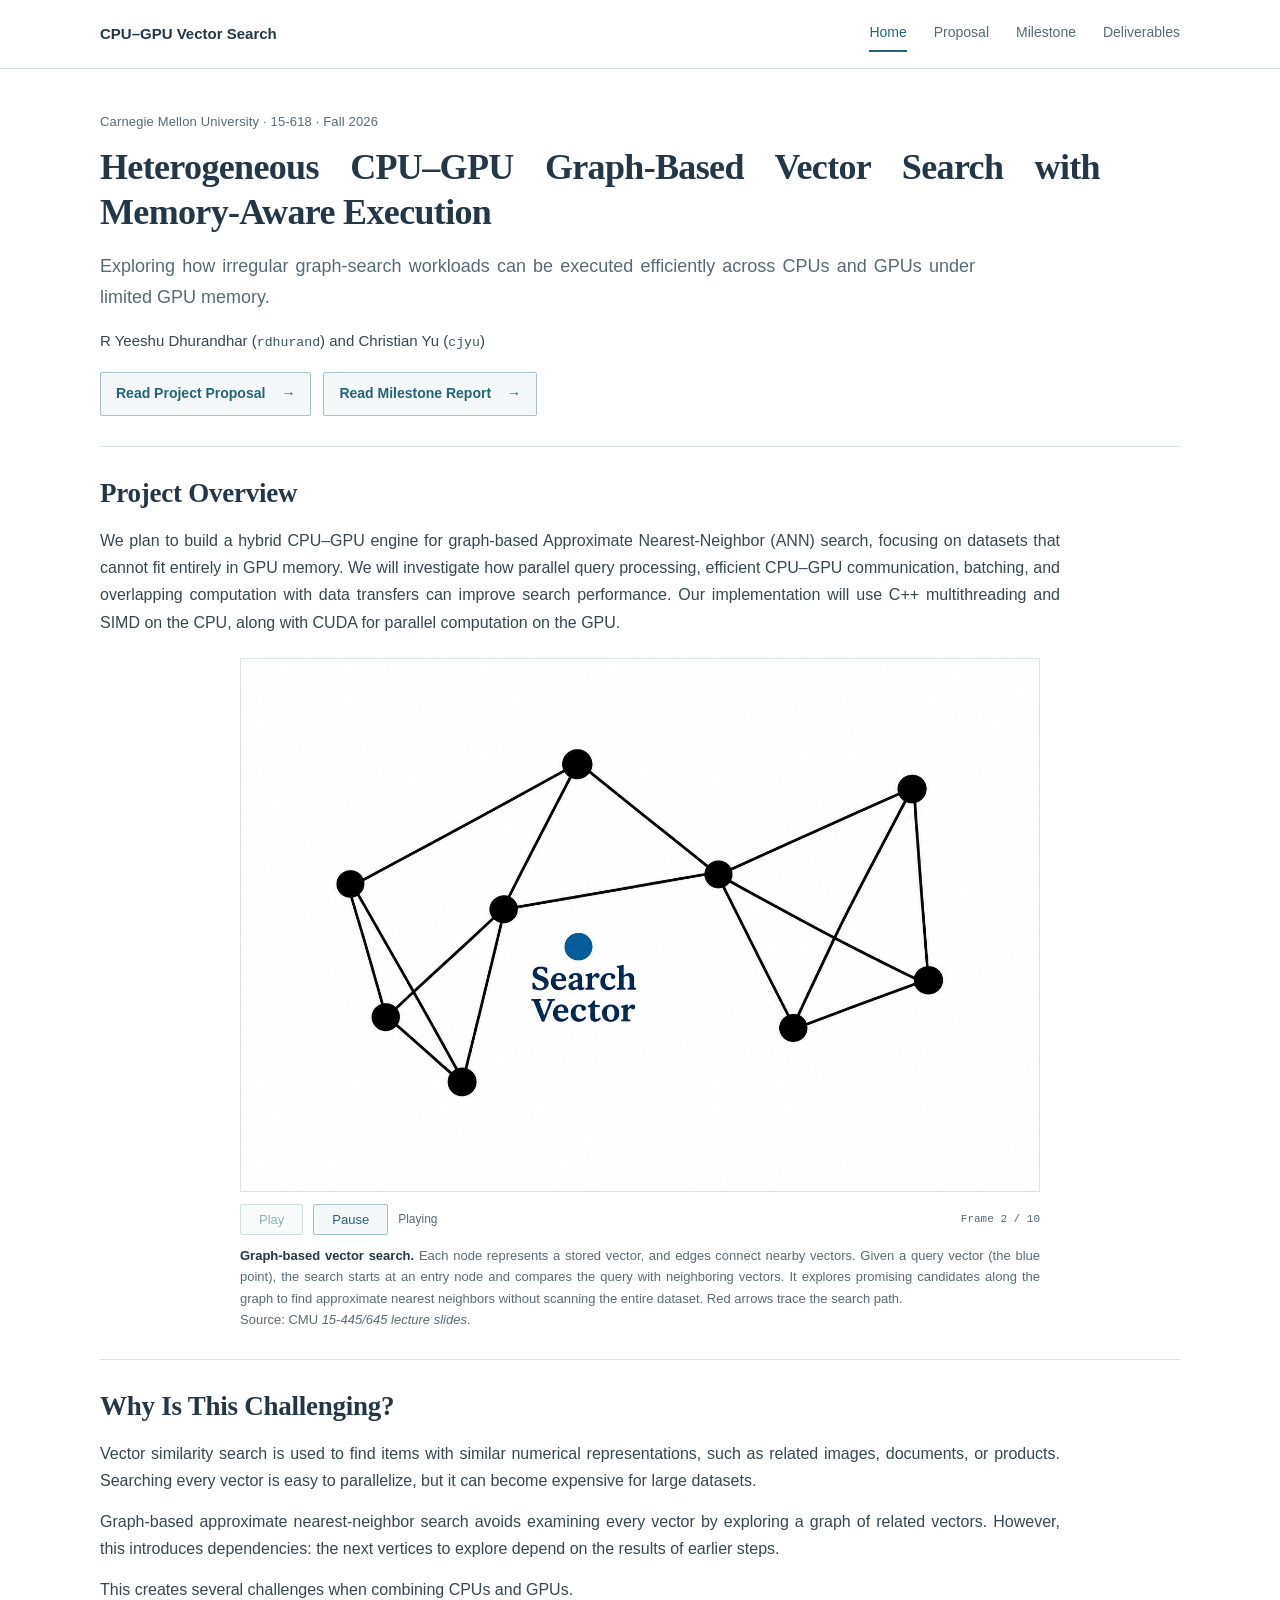
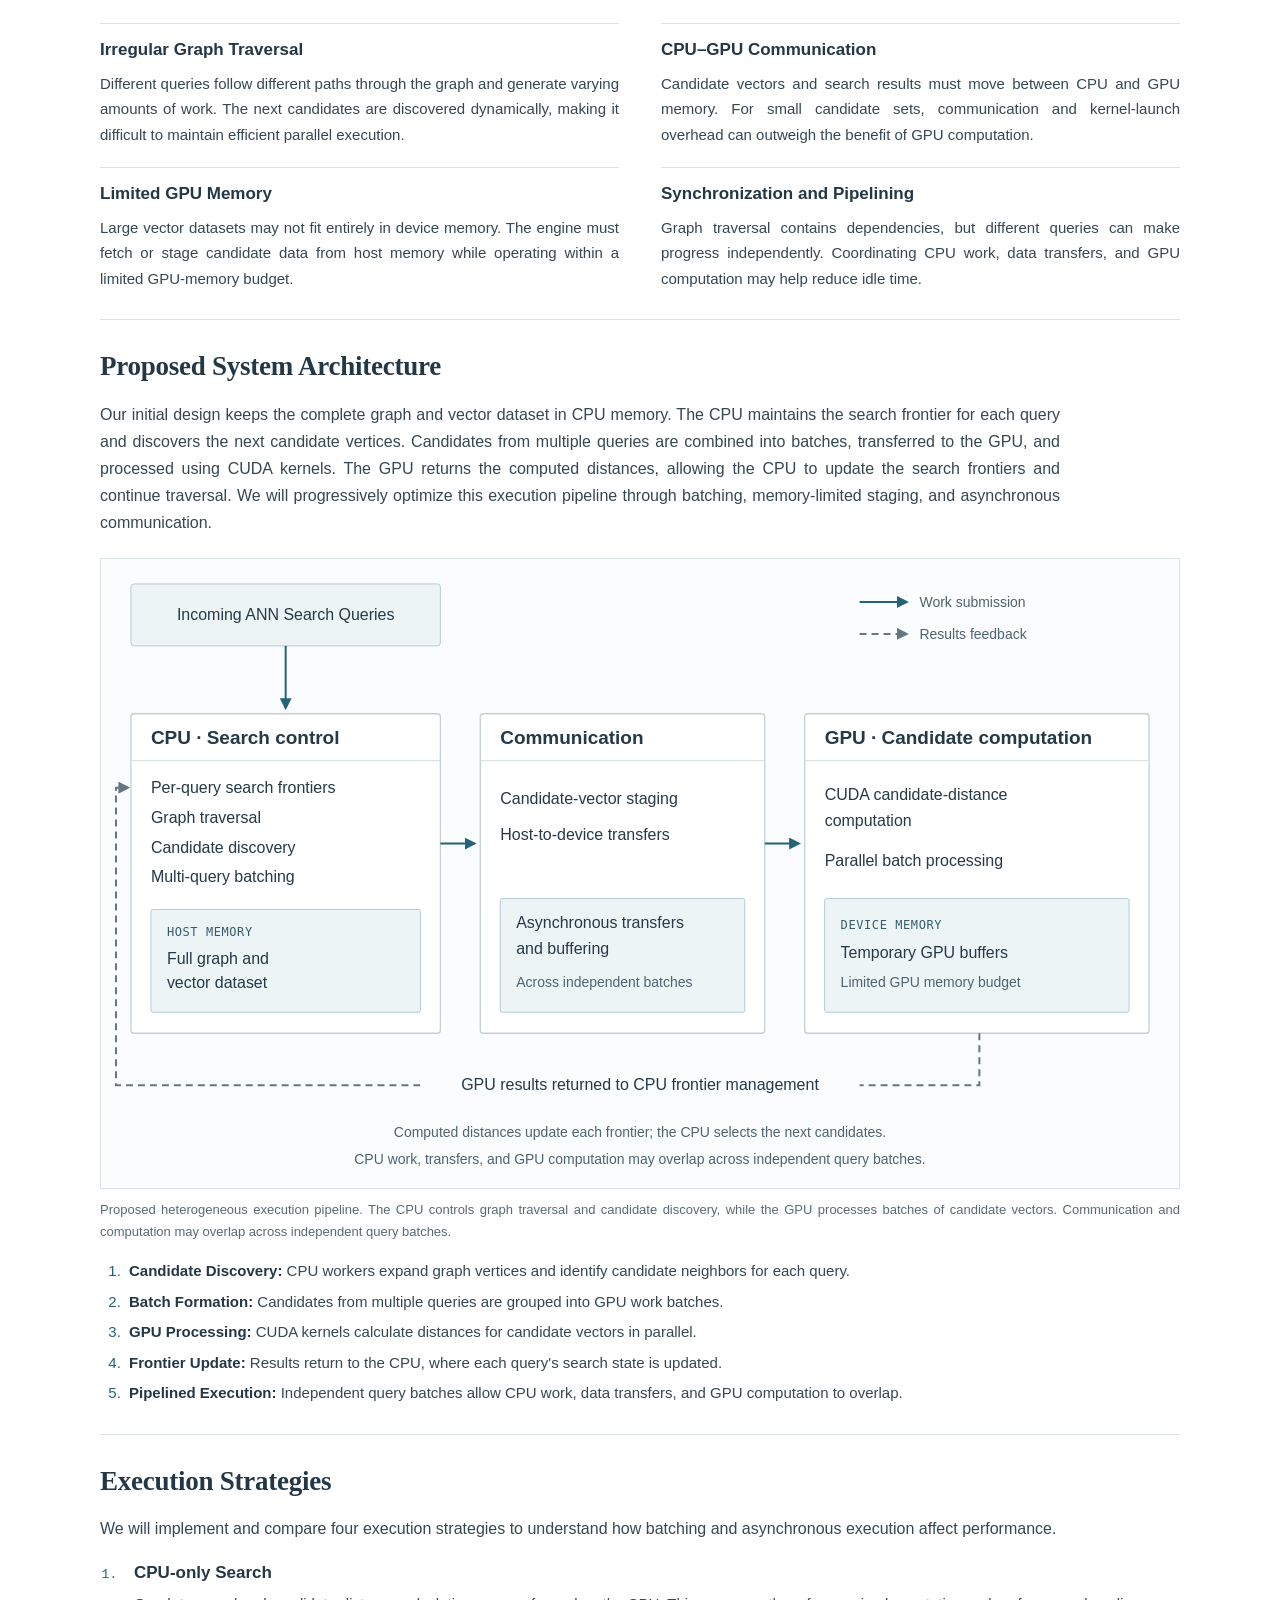
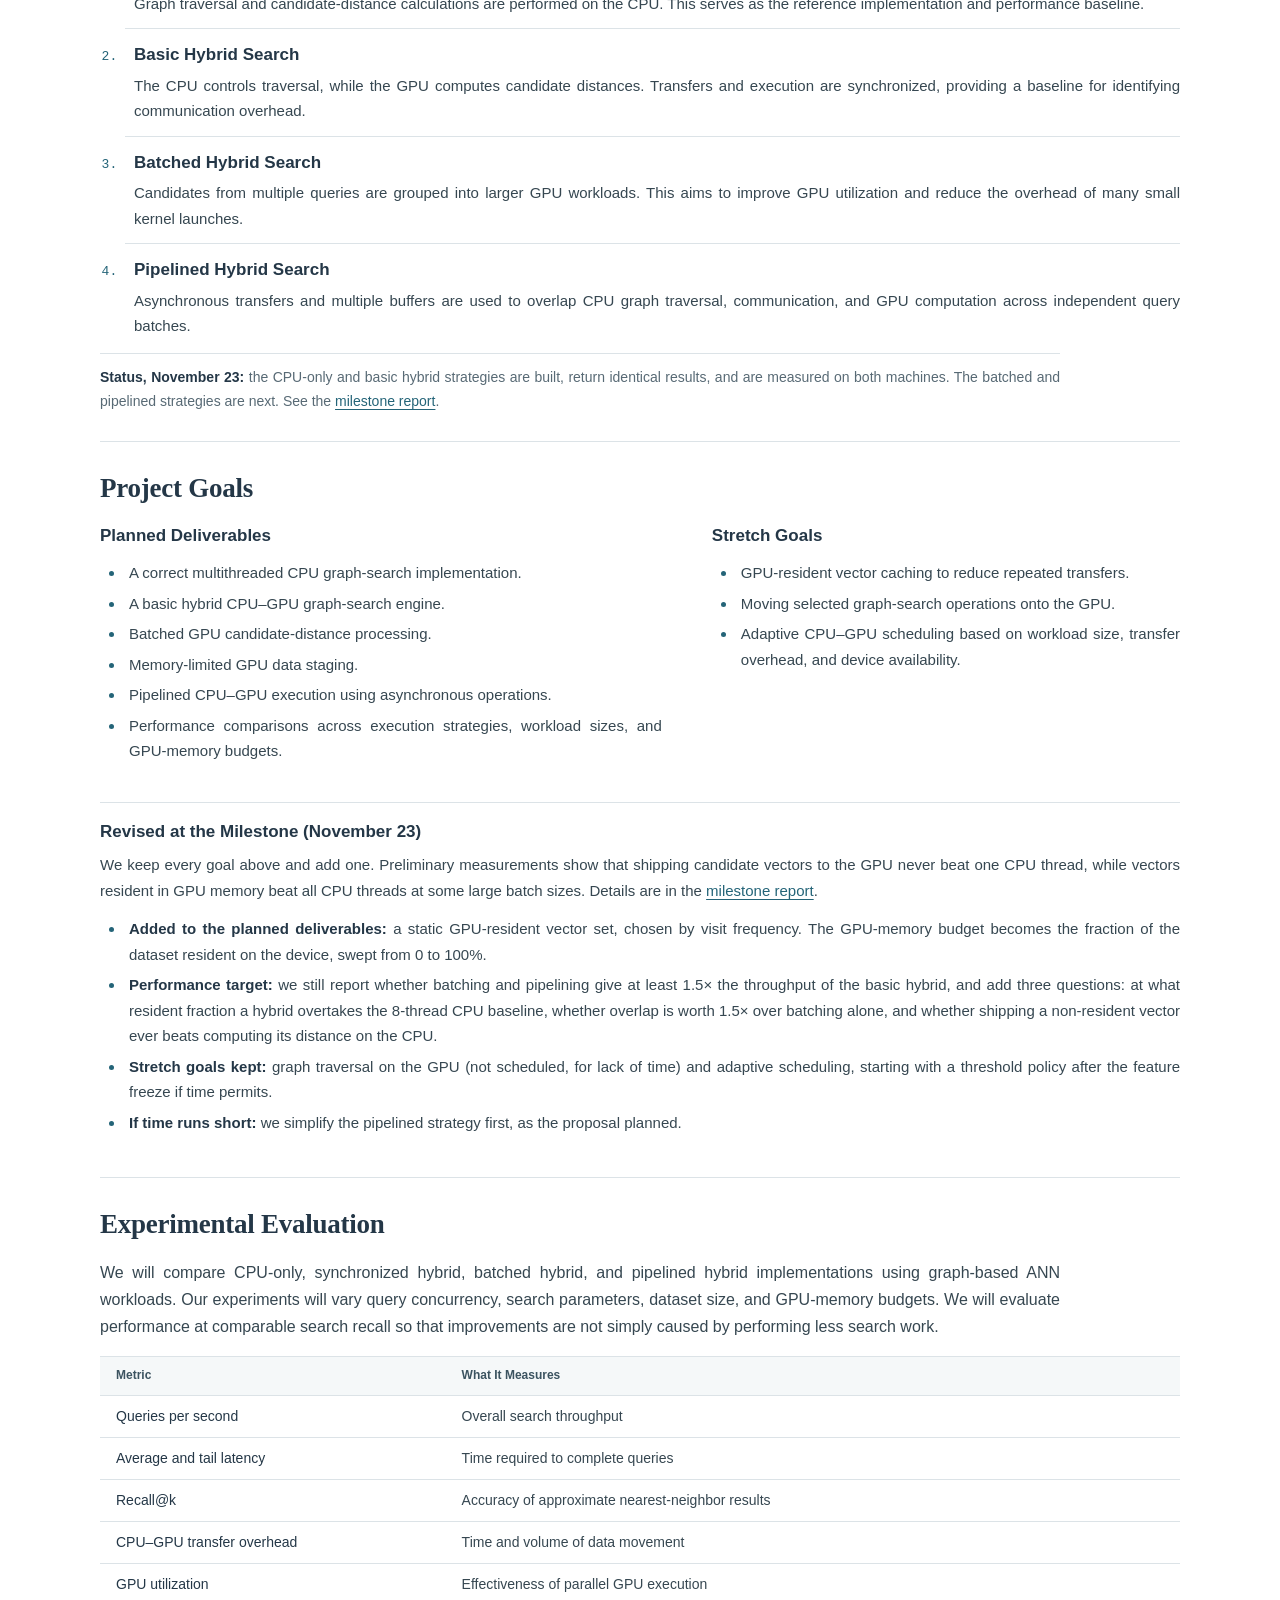
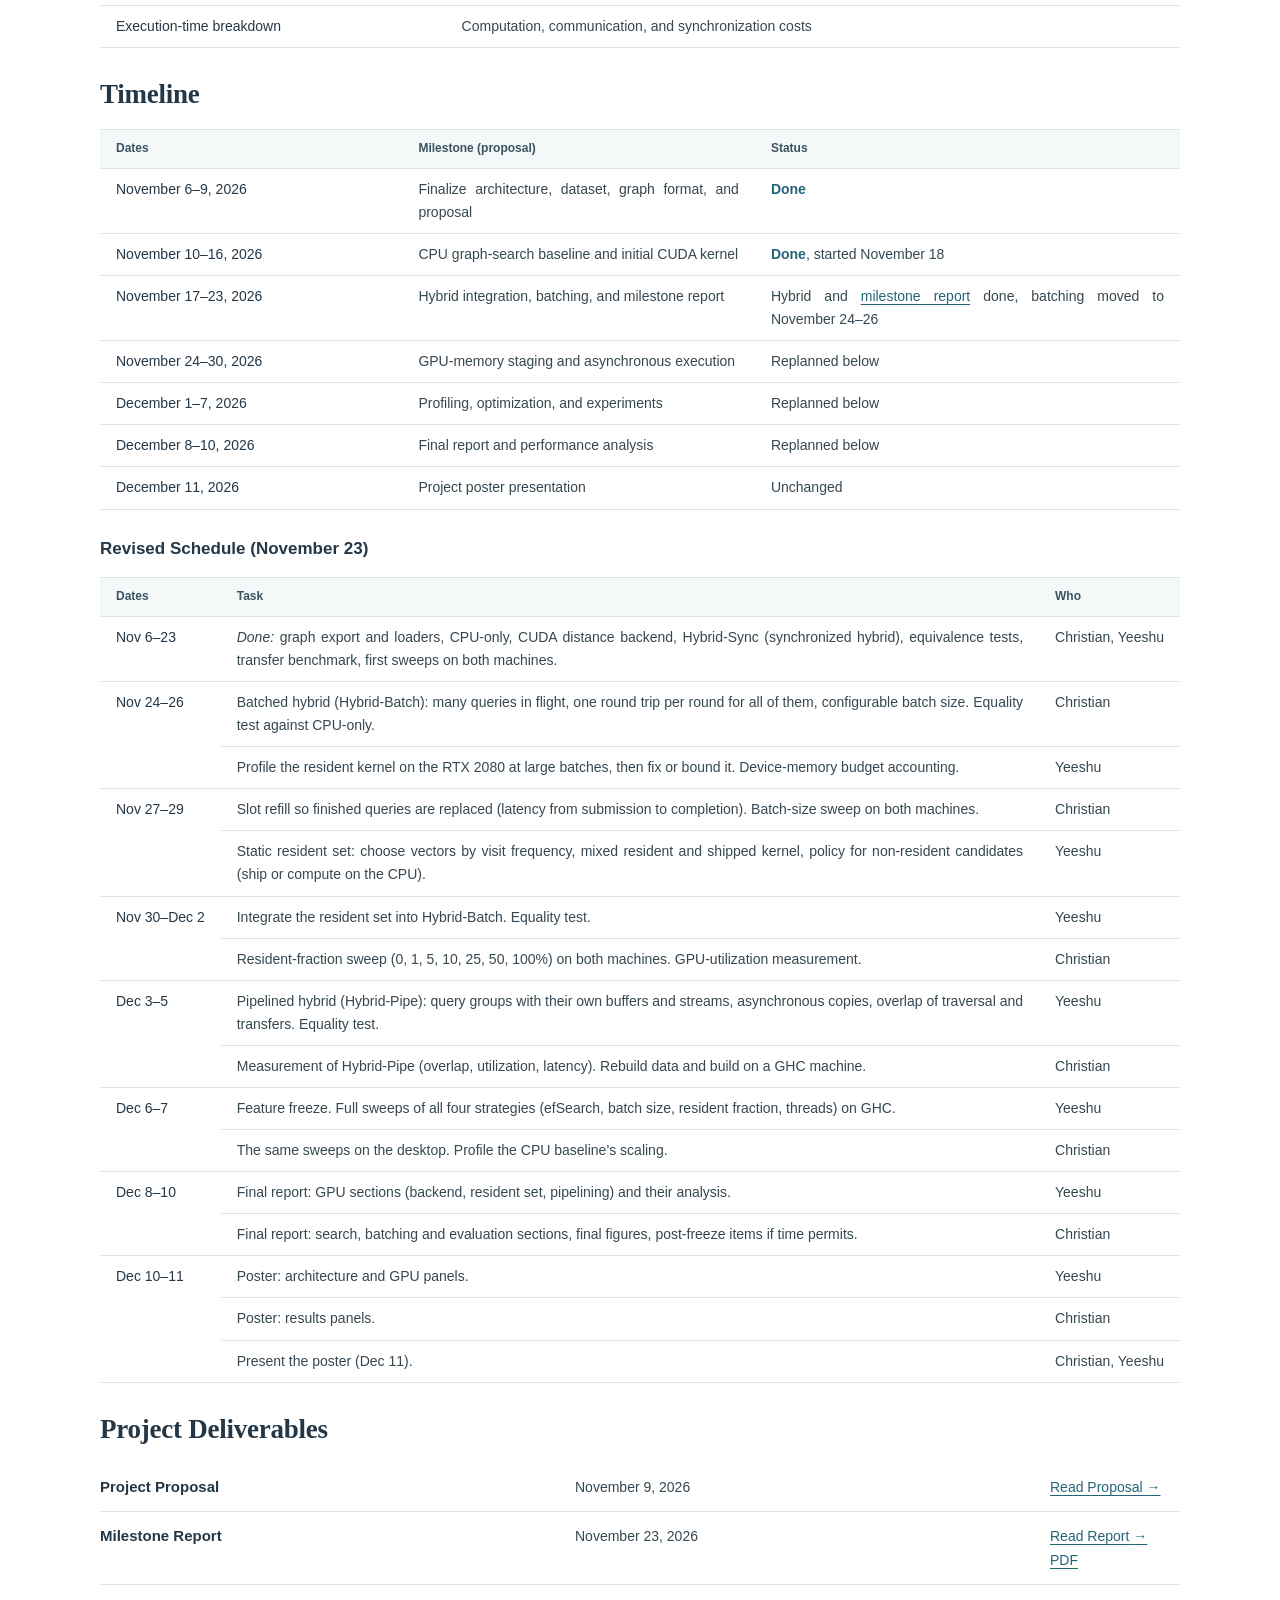
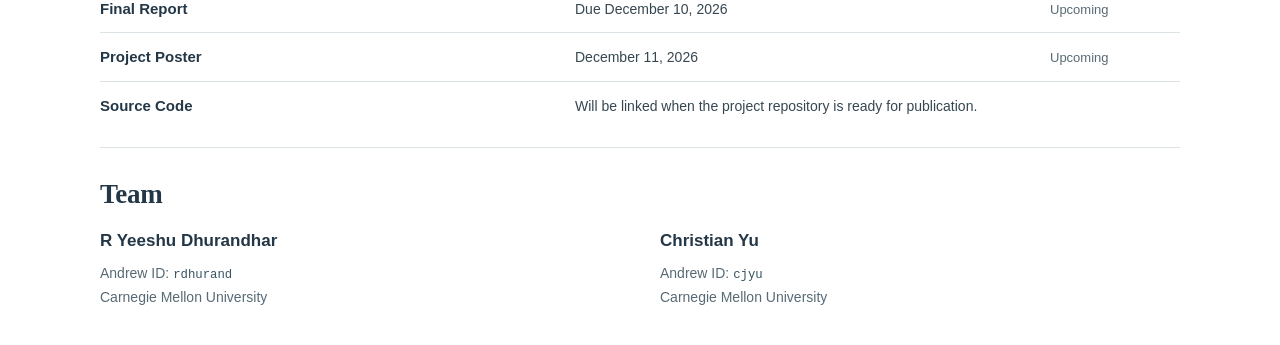
<file: index.html>
<!doctype html>
<html lang="en">
<head>
  <meta charset="utf-8">
  <meta name="viewport" content="width=device-width, initial-scale=1">
  <meta name="description" content="Memory-aware heterogeneous CPU–GPU graph-based vector search. A Carnegie Mellon University 15-618 project, Fall 2026.">
  <meta name="theme-color" content="#ffffff">
  <title>Project | CPU–GPU Vector Search · CMU 15-618</title>
  <link rel="icon" href="assets/favicon.svg" type="image/svg+xml">
  <link rel="stylesheet" href="assets/styles.css?v=milestone-1">
  <script src="assets/main.js?v=animation-2" defer></script>
</head>
<body>
<a class="skip-link" href="#main">Skip to content</a>
<header class="site-header">
  <div class="container header-inner">
    <a class="site-name" href="./">CPU–GPU Vector Search</a>
    <nav aria-label="Main navigation">
      <a href="./" aria-current="page">Home</a>
      <a href="proposal/" >Proposal</a>
      <a href="milestone/" >Milestone</a>
      <a href="./#deliverables">Deliverables</a>
    </nav>
  </div>
</header>
<main id="main" class="container home-content">
  <header class="project-heading">
    <p class="eyebrow">Carnegie Mellon University · 15-618 · Fall 2026</p>
    <h1>Heterogeneous CPU–GPU Graph-Based Vector Search with Memory-Aware Execution</h1>
    <p class="subtitle">Exploring how irregular graph-search workloads can be executed efficiently across CPUs and GPUs under limited GPU memory.</p>
    <p class="authors">R Yeeshu Dhurandhar (<code>rdhurand</code>) and Christian Yu (<code>cjyu</code>)</p>
    <div class="heading-links">
      <a class="proposal-link" href="proposal/">Read Project Proposal <span aria-hidden="true">→</span></a>
      <a class="proposal-link" href="milestone/">Read Milestone Report <span aria-hidden="true">→</span></a>
    </div>
  </header>

  <section id="overview" aria-labelledby="overview-heading">
    <h2 id="overview-heading">Project Overview</h2>
    <p>We plan to build a hybrid CPU–GPU engine for graph-based Approximate Nearest-Neighbor (ANN) search, focusing on datasets that cannot fit entirely in GPU memory. We will investigate how parallel query processing, efficient CPU–GPU communication, batching, and overlapping computation with data transfers can improve search performance. Our implementation will use C++ multithreading and SIMD on the CPU, along with CUDA for parallel computation on the GPU.</p>
    <figure class="overview-animation" data-image-player>
      <img class="animation-frame" src="assets/animation/0.png" width="1536" height="1024" loading="lazy" alt="Graph-based vector search illustration, frame 1 of 10." aria-describedby="animation-citation">
      <div class="animation-controls">
        <button type="button" data-play disabled>Play</button>
        <button type="button" data-pause disabled>Pause</button>
        <span class="animation-status" role="status">Loading player…</span>
        <span class="animation-counter" aria-live="off">Frame 1 / 10</span>
      </div>
      <noscript><p>Enable JavaScript to use the Play and Pause controls.</p></noscript>
      <figcaption id="animation-citation">
        <strong>Graph-based vector search.</strong> Each node represents a stored vector, and edges connect nearby vectors. Given a query vector (the blue point), the search starts at an entry node and compares the query with neighboring vectors. It explores promising candidates along the graph to find approximate nearest neighbors without scanning the entire dataset. Red arrows trace the search&nbsp;path.
        <br>Source: CMU <cite>15-445/645 lecture slides</cite>.
      </figcaption>
    </figure>
  </section>

  <section id="motivation" aria-labelledby="motivation-heading">
    <h2 id="motivation-heading">Why Is This Challenging?</h2>
    <p>Vector similarity search is used to find items with similar numerical representations, such as related images, documents, or products. Searching every vector is easy to parallelize, but it can become expensive for large datasets.</p>
    <p>Graph-based approximate nearest-neighbor search avoids examining every vector by exploring a graph of related vectors. However, this introduces dependencies: the next vertices to explore depend on the results of earlier steps.</p>
    <p>This creates several challenges when combining CPUs and GPUs.</p>
    <div class="challenge-grid">
      <div><h3>Irregular Graph Traversal</h3><p>Different queries follow different paths through the graph and generate varying amounts of work. The next candidates are discovered dynamically, making it difficult to maintain efficient parallel execution.</p></div>
      <div><h3>CPU–GPU Communication</h3><p>Candidate vectors and search results must move between CPU and GPU memory. For small candidate sets, communication and kernel-launch overhead can outweigh the benefit of GPU computation.</p></div>
      <div><h3>Limited GPU Memory</h3><p>Large vector datasets may not fit entirely in device memory. The engine must fetch or stage candidate data from host memory while operating within a limited GPU-memory budget.</p></div>
      <div><h3>Synchronization and Pipelining</h3><p>Graph traversal contains dependencies, but different queries can make progress independently. Coordinating CPU work, data transfers, and GPU computation may help reduce idle time.</p></div>
    </div>
  </section>

  <section id="architecture" aria-labelledby="architecture-heading">
    <h2 id="architecture-heading">Proposed System Architecture</h2>
    <p>Our initial design keeps the complete graph and vector dataset in CPU memory. The CPU maintains the search frontier for each query and discovers the next candidate vertices. Candidates from multiple queries are combined into batches, transferred to the GPU, and processed using CUDA kernels. The GPU returns the computed distances, allowing the CPU to update the search frontiers and continue traversal. We will progressively optimize this execution pipeline through batching, memory-limited staging, and asynchronous communication.</p>
    <figure class="architecture-figure">
      <div class="figure-scroll" tabindex="0" role="region" aria-label="System architecture diagram; scroll horizontally on small screens">
        <img src="assets/architecture.svg" width="1080" height="630" alt="Incoming ANN queries enter CPU graph traversal and per-query frontiers. CPU workers discover candidates, batch them, and stage vectors from the full graph and vector dataset in host memory. Host-to-device transfers supply temporary GPU buffers within a limited memory budget. CUDA computes candidate distances in parallel; results return to CPU frontier management. Independent batches permit asynchronous transfers and buffering.">
      </div>
      <figcaption>Proposed heterogeneous execution pipeline. The CPU controls graph traversal and candidate discovery, while the GPU processes batches of candidate vectors. Communication and computation may overlap across independent query batches.</figcaption>
    </figure>
    <ol class="architecture-steps">
      <li><strong>Candidate Discovery:</strong> CPU workers expand graph vertices and identify candidate neighbors for each query.</li>
      <li><strong>Batch Formation:</strong> Candidates from multiple queries are grouped into GPU work batches.</li>
      <li><strong>GPU Processing:</strong> CUDA kernels calculate distances for candidate vectors in parallel.</li>
      <li><strong>Frontier Update:</strong> Results return to the CPU, where each query's search state is updated.</li>
      <li><strong>Pipelined Execution:</strong> Independent query batches allow CPU work, data transfers, and GPU computation to overlap.</li>
    </ol>
  </section>

  <section id="strategies" aria-labelledby="strategies-heading">
    <h2 id="strategies-heading">Execution Strategies</h2>
    <p>We will implement and compare four execution strategies to understand how batching and asynchronous execution affect performance.</p>
    <ol class="strategy-list">
      <li><h3>CPU-only Search</h3><p>Graph traversal and candidate-distance calculations are performed on the CPU. This serves as the reference implementation and performance baseline.</p></li>
      <li><h3>Basic Hybrid Search</h3><p>The CPU controls traversal, while the GPU computes candidate distances. Transfers and execution are synchronized, providing a baseline for identifying communication overhead.</p></li>
      <li><h3>Batched Hybrid Search</h3><p>Candidates from multiple queries are grouped into larger GPU workloads. This aims to improve GPU utilization and reduce the overhead of many small kernel launches.</p></li>
      <li><h3>Pipelined Hybrid Search</h3><p>Asynchronous transfers and multiple buffers are used to overlap CPU graph traversal, communication, and GPU computation across independent query batches.</p></li>
    </ol>
    <p class="section-note"><strong>Status, November 23:</strong> the CPU-only and basic hybrid strategies are built, return identical results, and are measured on both machines. The batched and pipelined strategies are next. See the <a href="milestone/">milestone report</a>.</p>
  </section>

  <section id="goals" aria-labelledby="goals-heading">
    <h2 id="goals-heading">Project Goals</h2>
    <div class="goals-grid">
      <div><h3>Planned Deliverables</h3><ul>
        <li>A correct multithreaded CPU graph-search implementation.</li>
        <li>A basic hybrid CPU–GPU graph-search engine.</li>
        <li>Batched GPU candidate-distance processing.</li>
        <li>Memory-limited GPU data staging.</li>
        <li>Pipelined CPU–GPU execution using asynchronous operations.</li>
        <li>Performance comparisons across execution strategies, workload sizes, and GPU-memory budgets.</li>
      </ul></div>
      <div><h3>Stretch Goals</h3><ul>
        <li>GPU-resident vector caching to reduce repeated transfers.</li>
        <li>Moving selected graph-search operations onto the GPU.</li>
        <li>Adaptive CPU–GPU scheduling based on workload size, transfer overhead, and device availability.</li>
      </ul></div>
    </div>
    <div class="goals-revised">
      <h3>Revised at the Milestone (November 23)</h3>
      <p>We keep every goal above and add one. Preliminary measurements show that shipping candidate vectors to the GPU never beat one CPU thread, while vectors resident in GPU memory beat all CPU threads at some large batch sizes. Details are in the <a href="milestone/#goals">milestone report</a>.</p>
      <ul>
        <li><strong>Added to the planned deliverables:</strong> a static GPU-resident vector set, chosen by visit frequency. The GPU-memory budget becomes the fraction of the dataset resident on the device, swept from 0 to 100%.</li>
        <li><strong>Performance target:</strong> we still report whether batching and pipelining give at least 1.5× the throughput of the basic hybrid, and add three questions: at what resident fraction a hybrid overtakes the 8-thread CPU baseline, whether overlap is worth 1.5× over batching alone, and whether shipping a non-resident vector ever beats computing its distance on the CPU.</li>
        <li><strong>Stretch goals kept:</strong> graph traversal on the GPU (not scheduled, for lack of time) and adaptive scheduling, starting with a threshold policy after the feature freeze if time permits.</li>
        <li><strong>If time runs short:</strong> we simplify the pipelined strategy first, as the proposal planned.</li>
      </ul>
    </div>
  </section>

  <section id="evaluation" aria-labelledby="evaluation-heading">
    <h2 id="evaluation-heading">Experimental Evaluation</h2>
    <p>We will compare CPU-only, synchronized hybrid, batched hybrid, and pipelined hybrid implementations using graph-based ANN workloads. Our experiments will vary query concurrency, search parameters, dataset size, and GPU-memory budgets. We will evaluate performance at comparable search recall so that improvements are not simply caused by performing less search work.</p>
    <div class="table-scroll" tabindex="0" role="region" aria-label="Evaluation metrics"><table>
      <thead><tr><th scope="col">Metric</th><th scope="col">What It Measures</th></tr></thead>
      <tbody>
        <tr><th scope="row">Queries per second</th><td>Overall search throughput</td></tr>
        <tr><th scope="row">Average and tail latency</th><td>Time required to complete queries</td></tr>
        <tr><th scope="row">Recall@k</th><td>Accuracy of approximate nearest-neighbor results</td></tr>
        <tr><th scope="row">CPU–GPU transfer overhead</th><td>Time and volume of data movement</td></tr>
        <tr><th scope="row">GPU utilization</th><td>Effectiveness of parallel GPU execution</td></tr>
        <tr><th scope="row">Execution-time breakdown</th><td>Computation, communication, and synchronization costs</td></tr>
      </tbody>
    </table></div>
  </section>

  <section id="timeline" aria-labelledby="timeline-heading">
    <h2 id="timeline-heading">Timeline</h2>
    <div class="table-scroll" tabindex="0" role="region" aria-label="Project timeline"><table class="timeline-table">
      <thead><tr><th scope="col">Dates</th><th scope="col">Milestone (proposal)</th><th scope="col">Status</th></tr></thead>
      <tbody>
        <tr><th scope="row">November 6–9, 2026</th><td>Finalize architecture, dataset, graph format, and proposal</td><td><span class="status-done">Done</span></td></tr>
        <tr><th scope="row">November 10–16, 2026</th><td>CPU graph-search baseline and initial CUDA kernel</td><td><span class="status-done">Done</span>, started November 18</td></tr>
        <tr><th scope="row">November 17–23, 2026</th><td>Hybrid integration, batching, and milestone report</td><td>Hybrid and <a href="milestone/">milestone report</a> done, batching moved to November 24–26</td></tr>
        <tr><th scope="row">November 24–30, 2026</th><td>GPU-memory staging and asynchronous execution</td><td>Replanned below</td></tr>
        <tr><th scope="row">December 1–7, 2026</th><td>Profiling, optimization, and experiments</td><td>Replanned below</td></tr>
        <tr><th scope="row">December 8–10, 2026</th><td>Final report and performance analysis</td><td>Replanned below</td></tr>
        <tr><th scope="row">December 11, 2026</th><td>Project poster presentation</td><td>Unchanged</td></tr>
      </tbody>
    </table></div>
    <h3 id="revised-schedule" class="timeline-subheading">Revised Schedule (November 23)</h3>
    <div class="table-scroll" tabindex="0" role="region" aria-label="Revised schedule"><table class="schedule-table">
      <thead><tr><th scope="col">Dates</th><th scope="col">Task</th><th scope="col">Who</th></tr></thead>
      <tbody>
        <tr><th scope="row">Nov 6–23</th><td><em>Done:</em> graph export and loaders, CPU-only, CUDA distance backend, Hybrid-Sync (synchronized hybrid), equivalence tests, transfer benchmark, first sweeps on both machines.</td><td class="who">Christian, Yeeshu</td></tr>
        <tr><th scope="row" rowspan="2">Nov 24–26</th><td>Batched hybrid (Hybrid-Batch): many queries in flight, one round trip per round for all of them, configurable batch size. Equality test against CPU-only.</td><td class="who">Christian</td></tr>
        <tr><td>Profile the resident kernel on the RTX 2080 at large batches, then fix or bound it. Device-memory budget accounting.</td><td class="who">Yeeshu</td></tr>
        <tr><th scope="row" rowspan="2">Nov 27–29</th><td>Slot refill so finished queries are replaced (latency from submission to completion). Batch-size sweep on both machines.</td><td class="who">Christian</td></tr>
        <tr><td>Static resident set: choose vectors by visit frequency, mixed resident and shipped kernel, policy for non-resident candidates (ship or compute on the CPU).</td><td class="who">Yeeshu</td></tr>
        <tr><th scope="row" rowspan="2">Nov 30–Dec 2</th><td>Integrate the resident set into Hybrid-Batch. Equality test.</td><td class="who">Yeeshu</td></tr>
        <tr><td>Resident-fraction sweep (0, 1, 5, 10, 25, 50, 100%) on both machines. GPU-utilization measurement.</td><td class="who">Christian</td></tr>
        <tr><th scope="row" rowspan="2">Dec 3–5</th><td>Pipelined hybrid (Hybrid-Pipe): query groups with their own buffers and streams, asynchronous copies, overlap of traversal and transfers. Equality test.</td><td class="who">Yeeshu</td></tr>
        <tr><td>Measurement of Hybrid-Pipe (overlap, utilization, latency). Rebuild data and build on a GHC machine.</td><td class="who">Christian</td></tr>
        <tr><th scope="row" rowspan="2">Dec 6–7</th><td>Feature freeze. Full sweeps of all four strategies (efSearch, batch size, resident fraction, threads) on GHC.</td><td class="who">Yeeshu</td></tr>
        <tr><td>The same sweeps on the desktop. Profile the CPU baseline’s scaling.</td><td class="who">Christian</td></tr>
        <tr><th scope="row" rowspan="2">Dec 8–10</th><td>Final report: GPU sections (backend, resident set, pipelining) and their analysis.</td><td class="who">Yeeshu</td></tr>
        <tr><td>Final report: search, batching and evaluation sections, final figures, post-freeze items if time permits.</td><td class="who">Christian</td></tr>
        <tr><th scope="row" rowspan="3">Dec 10–11</th><td>Poster: architecture and GPU panels.</td><td class="who">Yeeshu</td></tr>
        <tr><td>Poster: results panels.</td><td class="who">Christian</td></tr>
        <tr><td>Present the poster (Dec 11).</td><td class="who">Christian, Yeeshu</td></tr>
      </tbody>
    </table></div>
  </section>

  <section id="deliverables" aria-labelledby="deliverables-heading">
    <h2 id="deliverables-heading">Project Deliverables</h2>
    <dl class="deliverables-list">
      <div><dt>Project Proposal</dt><dd><time datetime="2026-11-09">November 9, 2026</time></dd><dd><a href="proposal/">Read Proposal <span aria-hidden="true">→</span></a></dd></div>
      <div><dt>Milestone Report</dt><dd><time datetime="2026-11-23">November 23, 2026</time></dd><dd><a href="milestone/">Read Report <span aria-hidden="true">→</span></a><br><a href="milestone/milestone-report.pdf">PDF</a></dd></div>
      <div><dt>Final Report</dt><dd>Due <time datetime="2026-12-10">December 10, 2026</time></dd><dd class="status">Upcoming</dd></div>
      <div><dt>Project Poster</dt><dd><time datetime="2026-12-11">December 11, 2026</time></dd><dd class="status">Upcoming</dd></div>
      <div><dt>Source Code</dt><dd class="source-code-note">Will be linked when the project repository is ready for publication.</dd></div>
    </dl>
  </section>

  <section id="team" aria-labelledby="team-heading">
    <h2 id="team-heading">Team</h2>
    <div class="team-grid">
      <div><h3>R Yeeshu Dhurandhar</h3><p>Andrew ID: <code>rdhurand</code><br>Carnegie Mellon University</p></div>
      <div><h3>Christian Yu</h3><p>Andrew ID: <code>cjyu</code><br>Carnegie Mellon University</p></div>
    </div>
  </section>
</main>
</body>
</html>
</file>
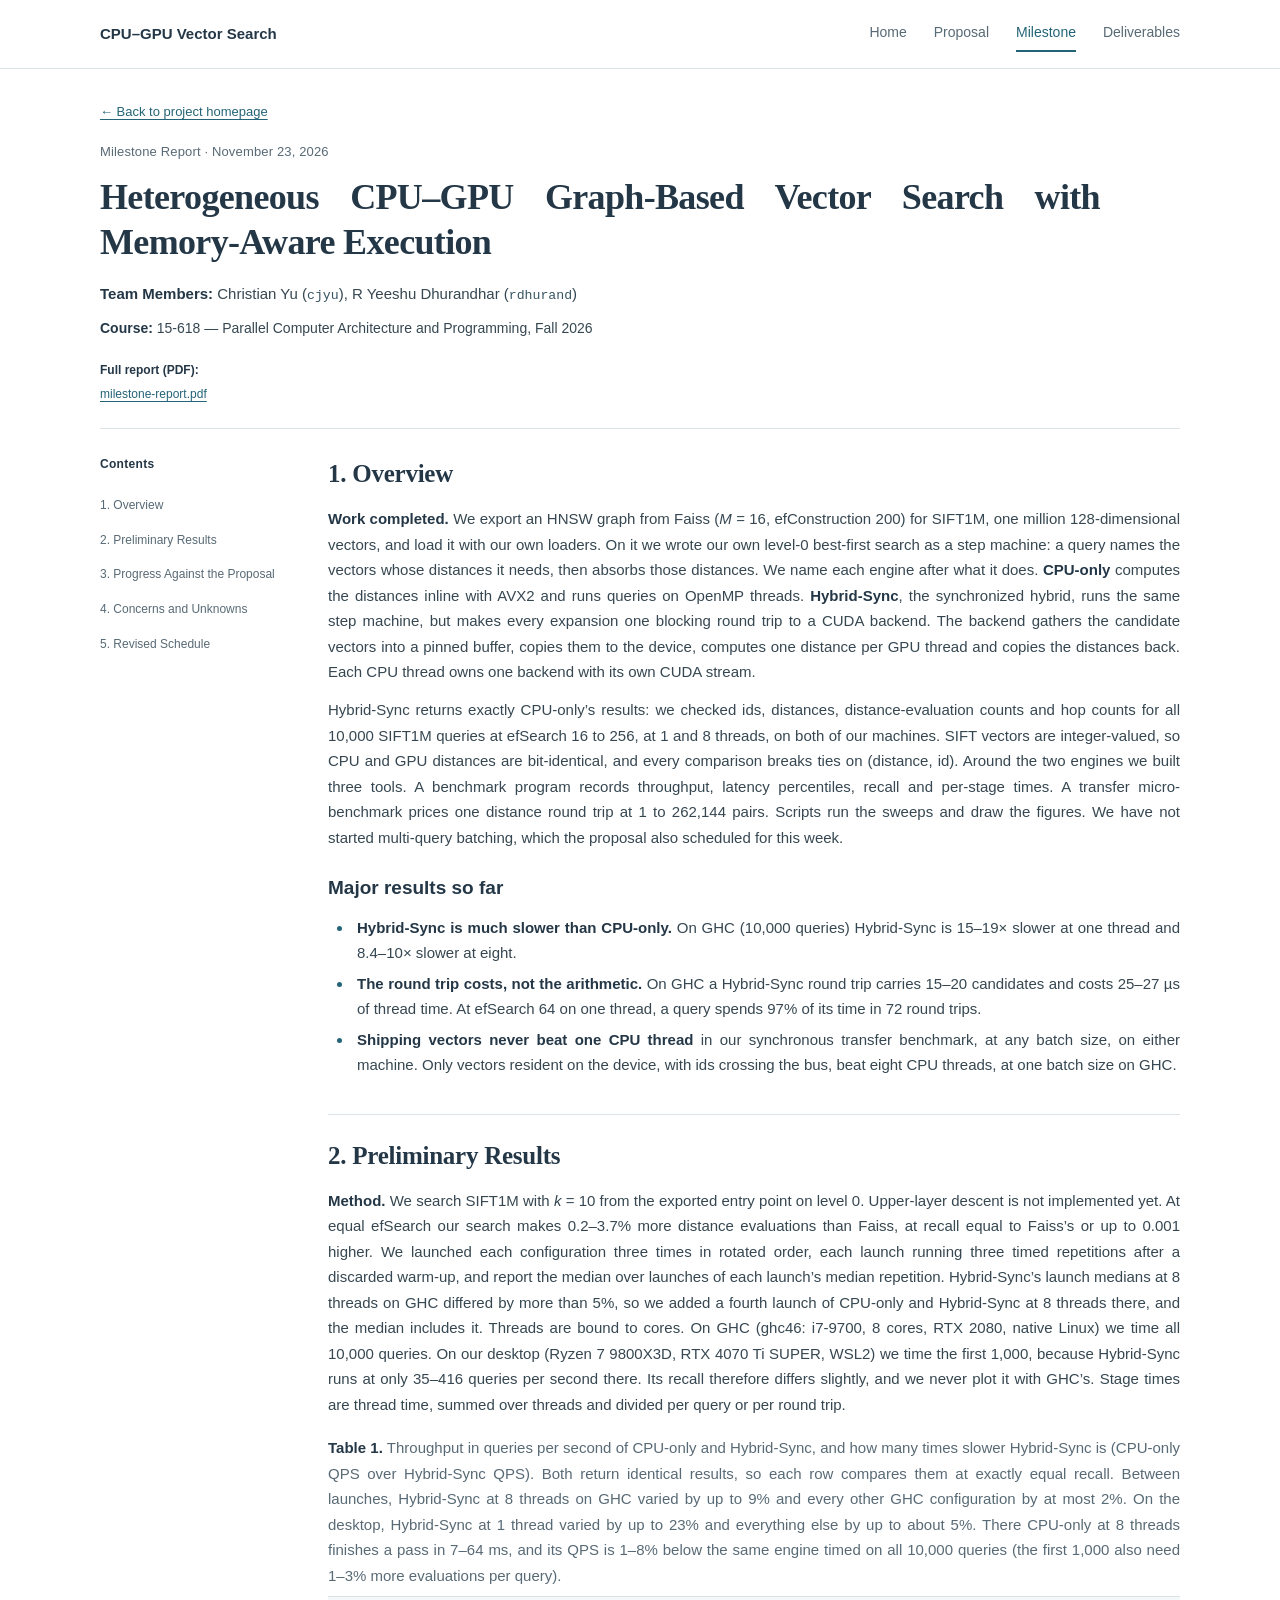
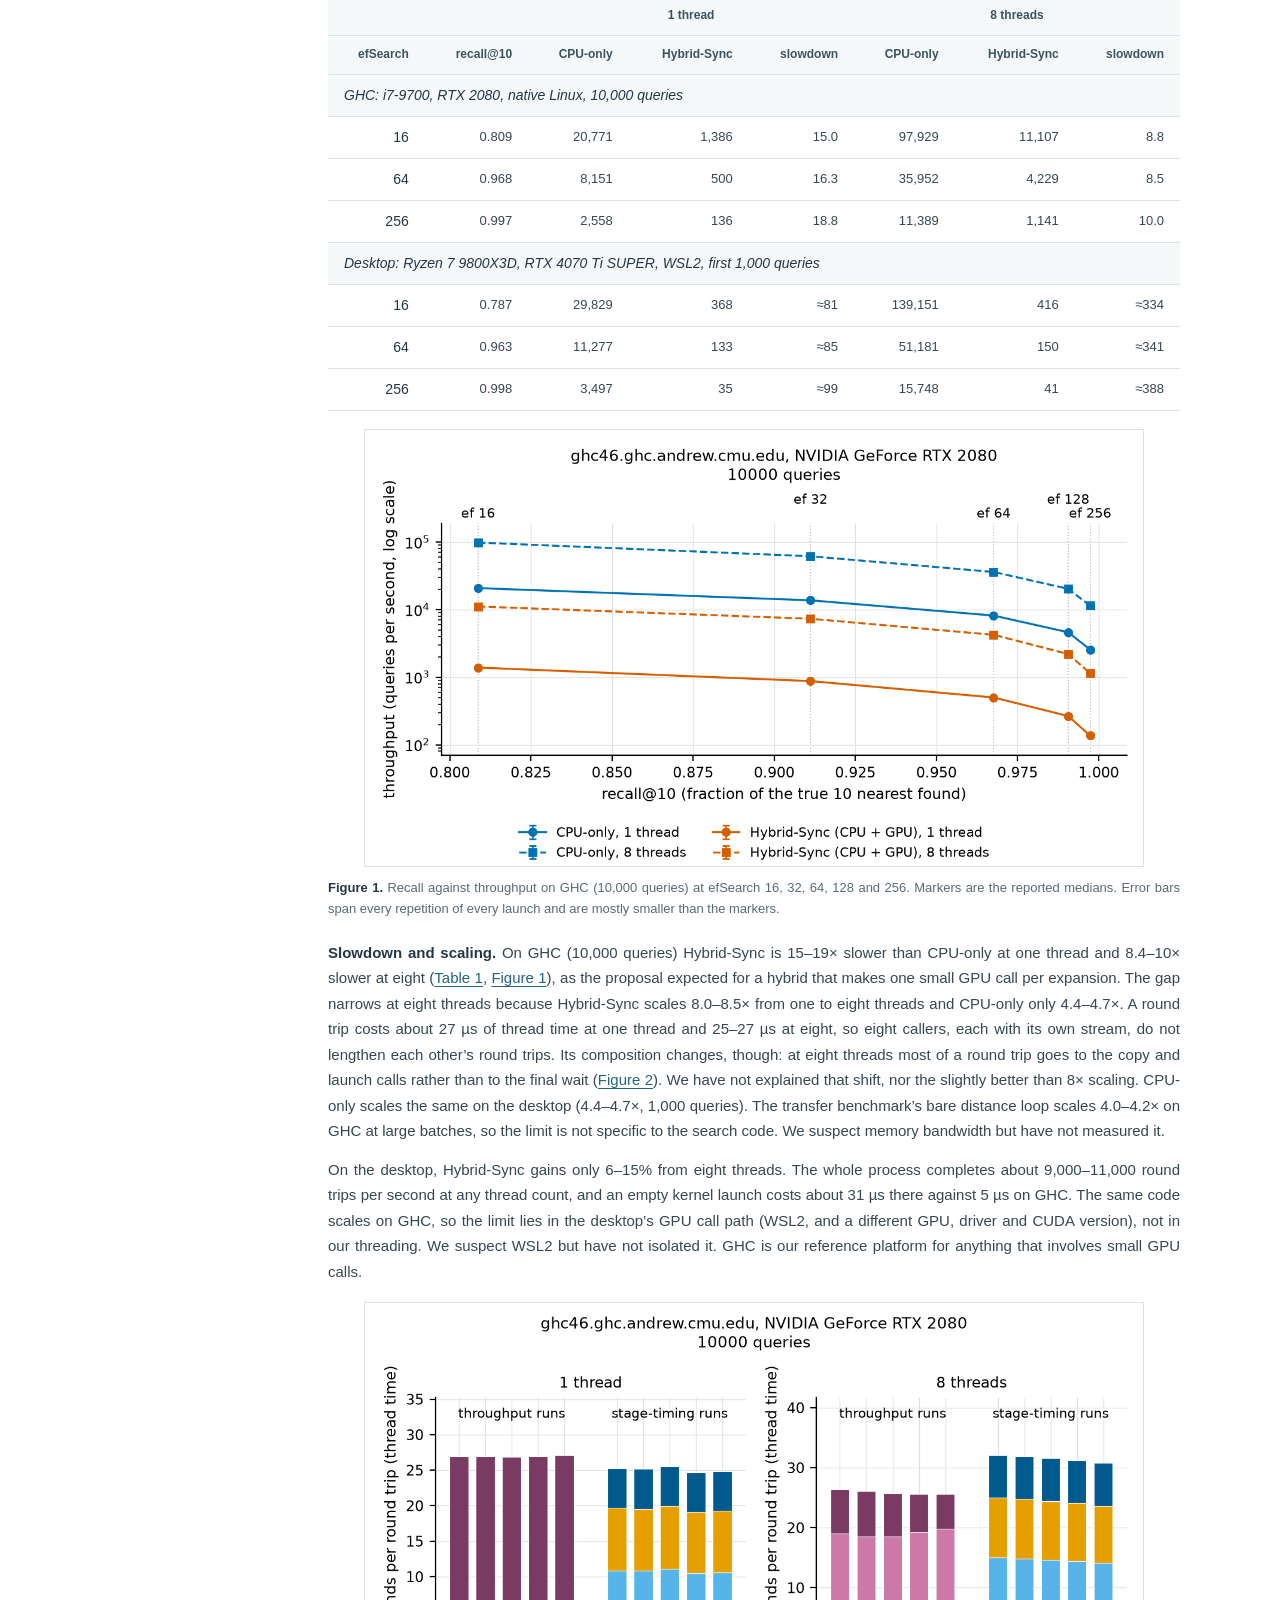
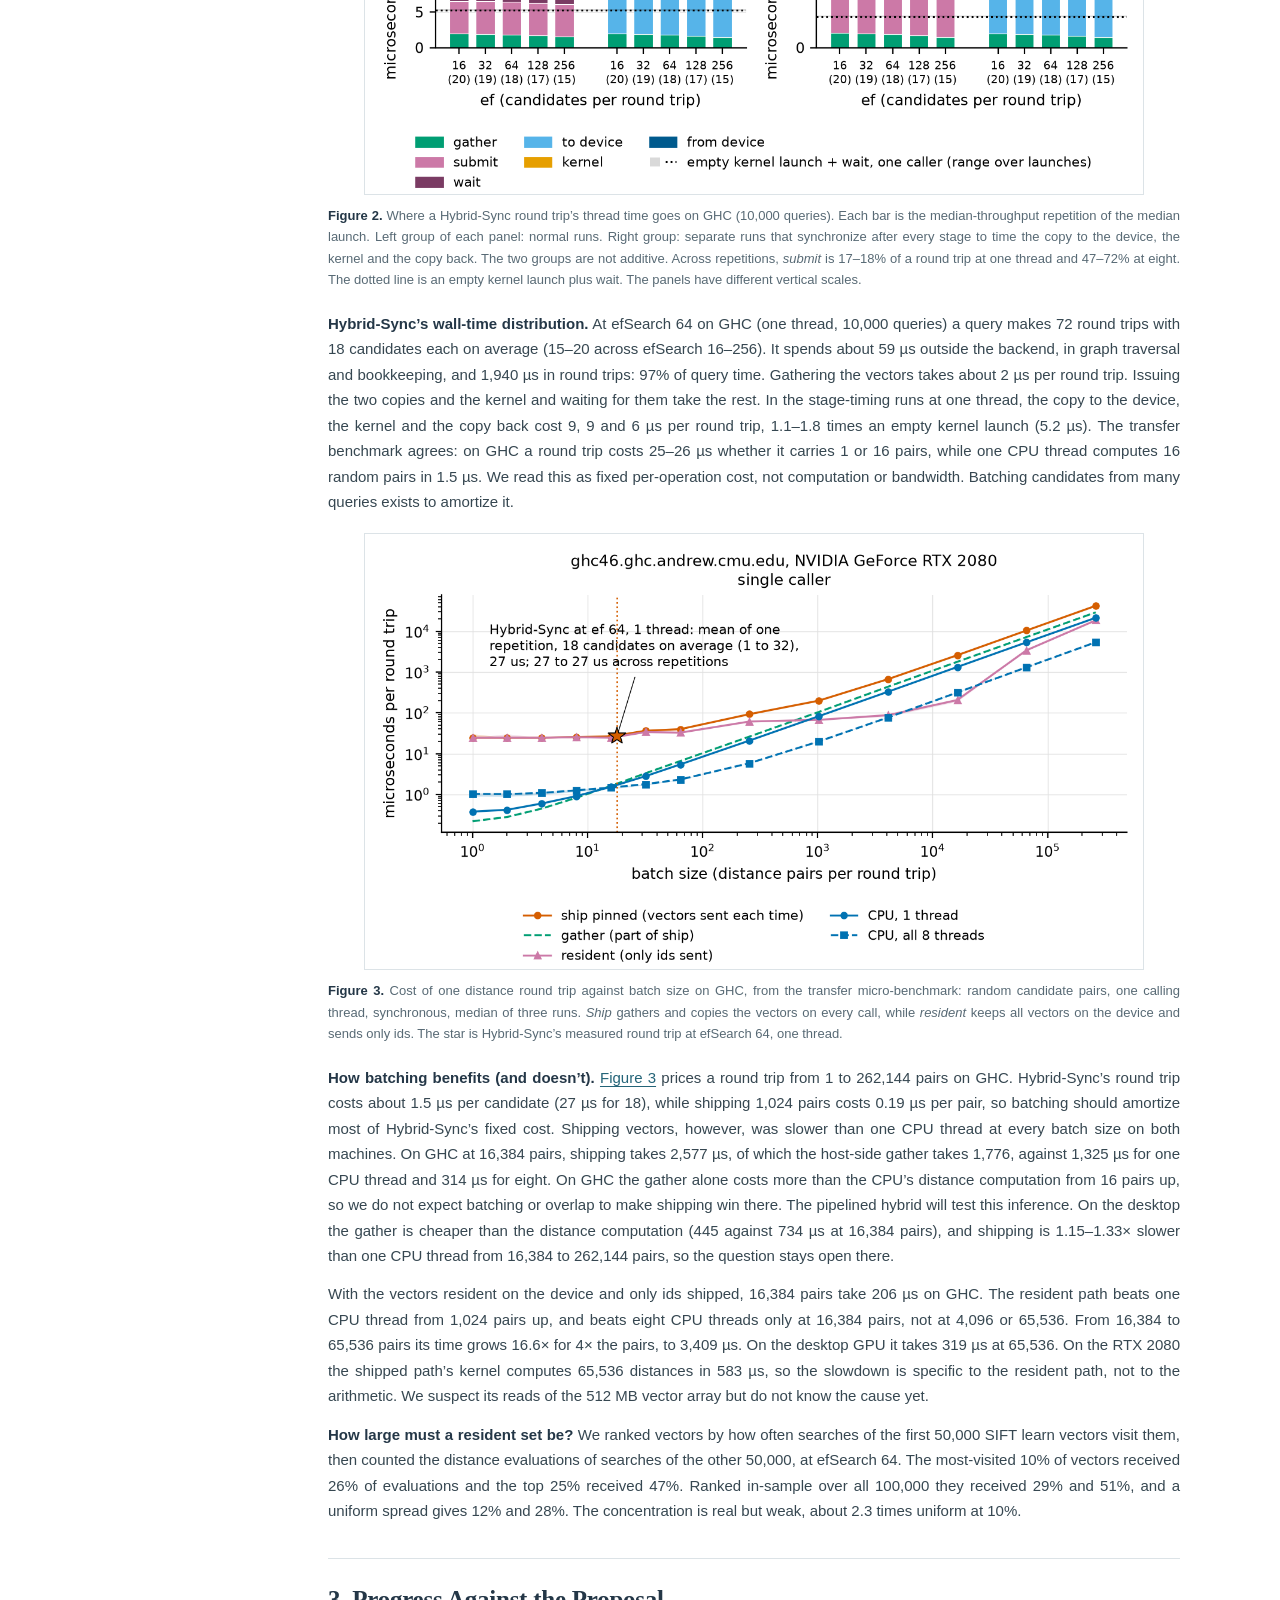
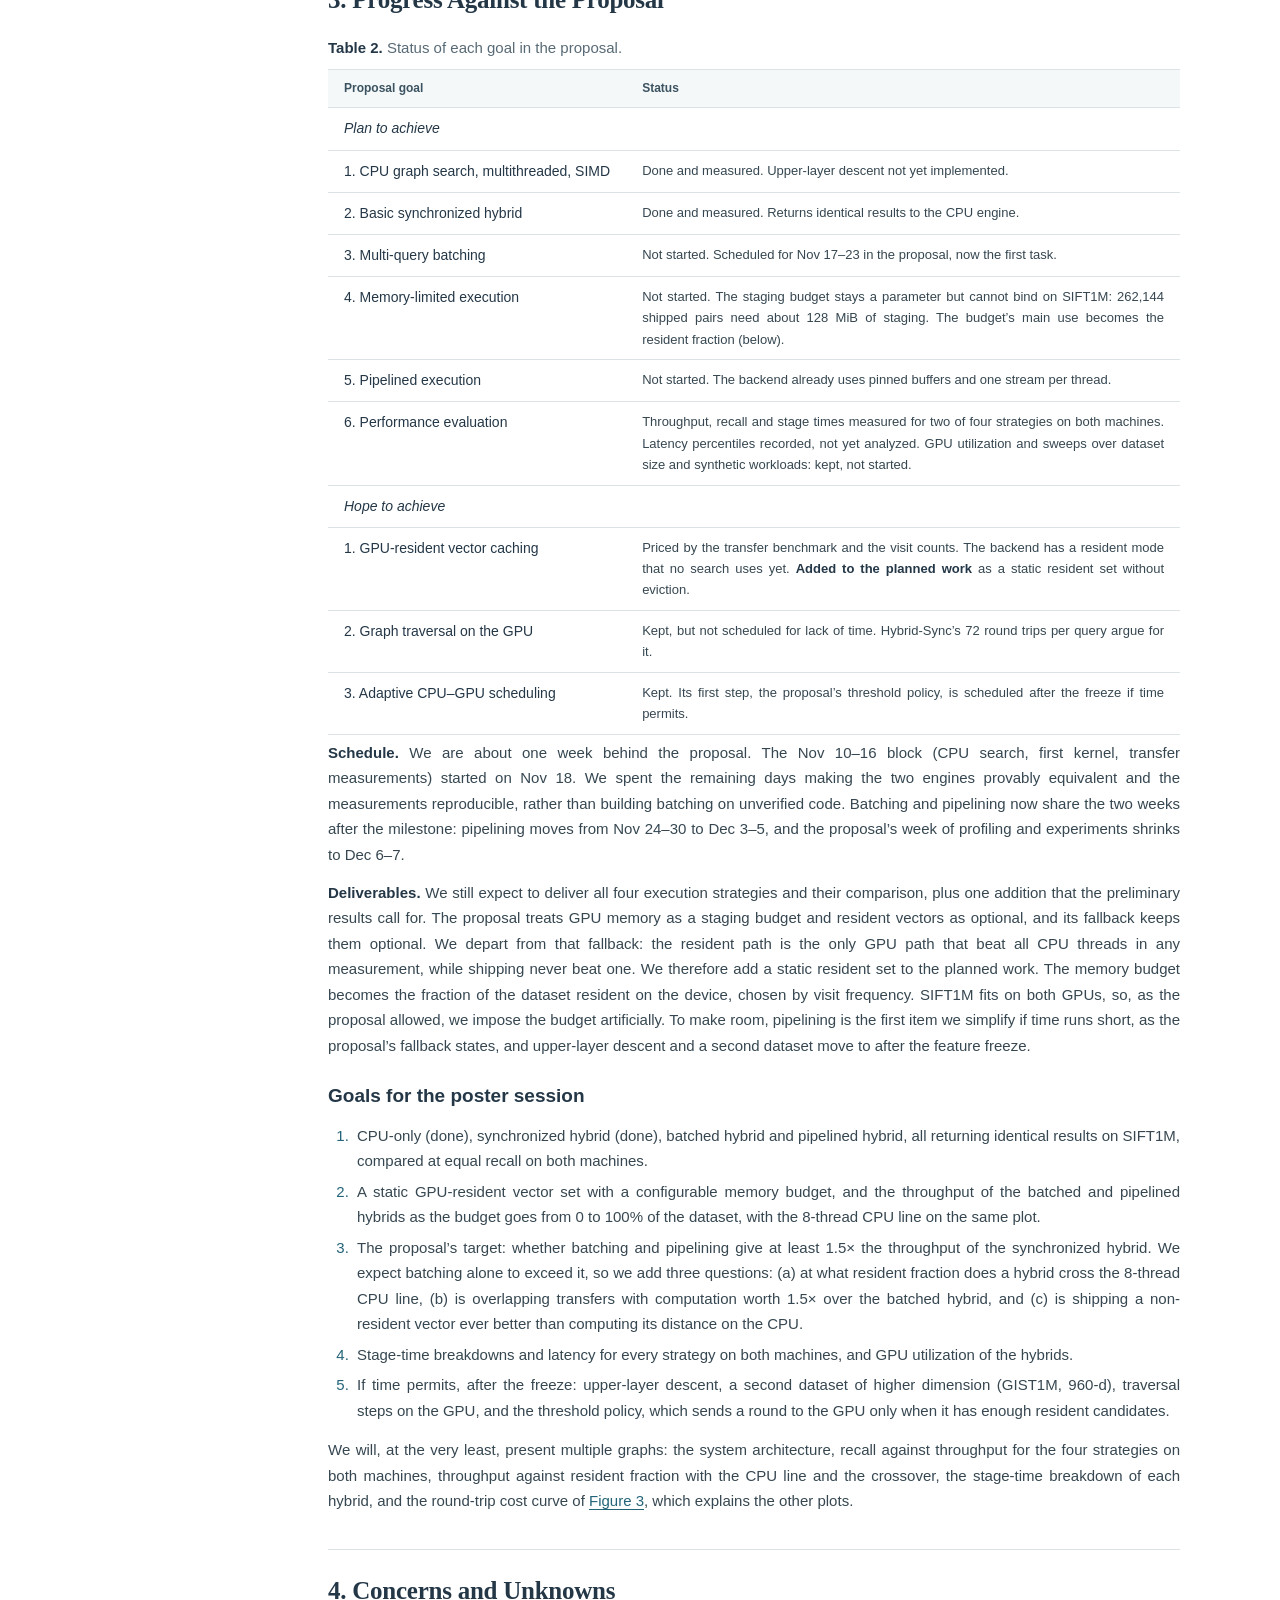
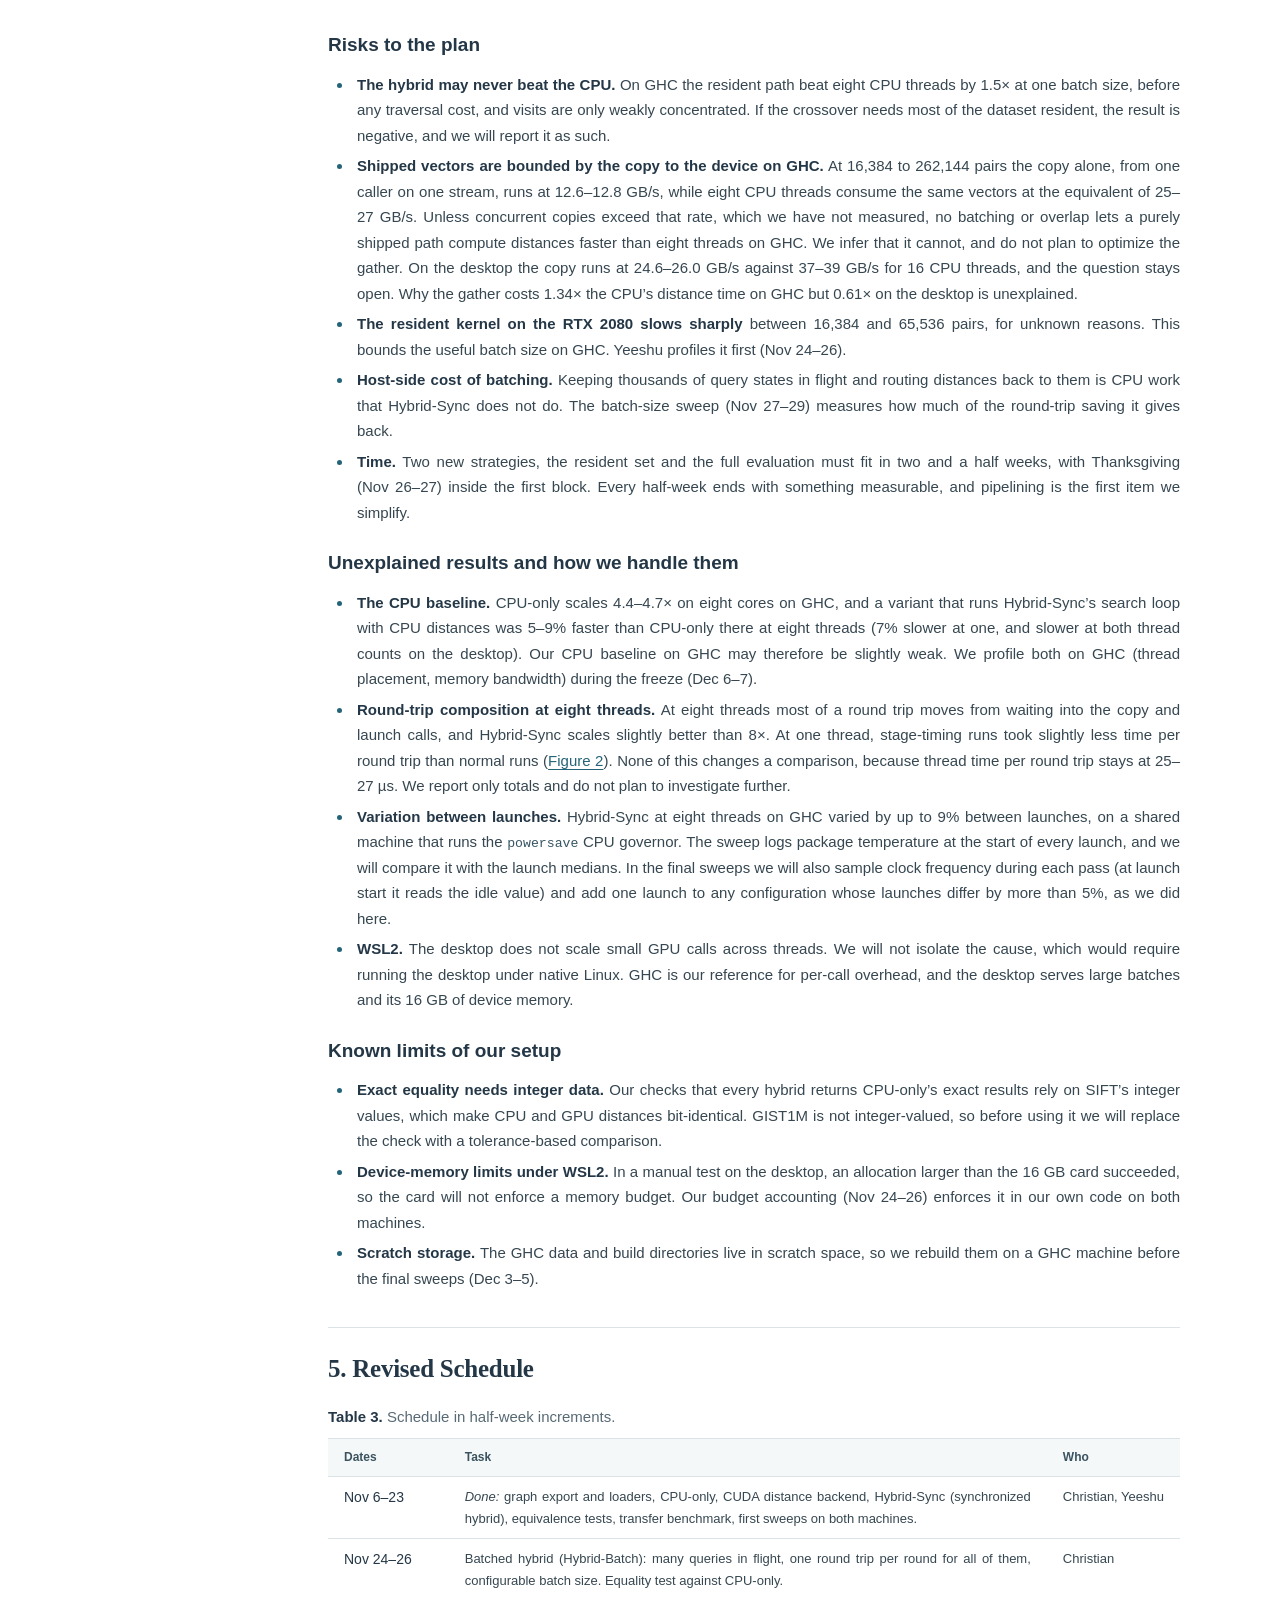
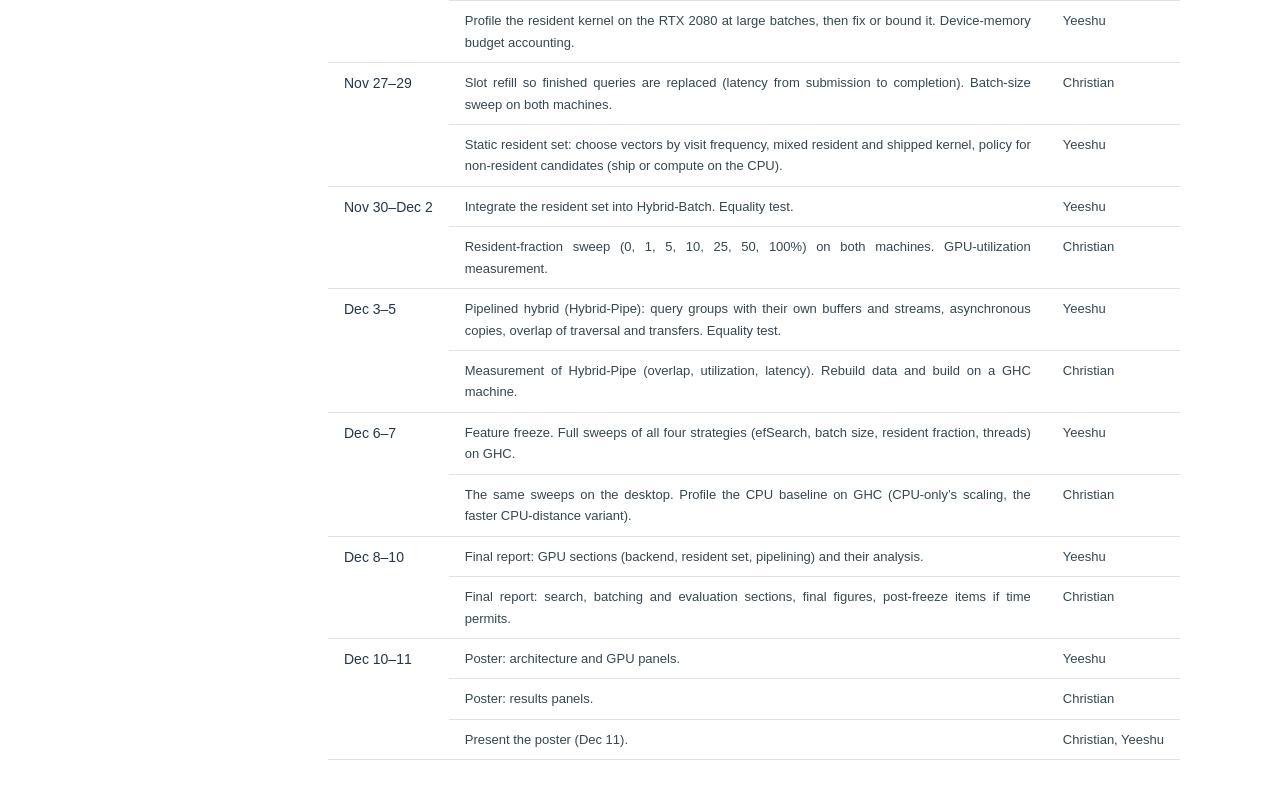
<file: milestone/index.html>
<!doctype html>
<html lang="en">
<head>
  <meta charset="utf-8">
  <meta name="viewport" content="width=device-width, initial-scale=1">
  <meta name="description" content="Milestone report: heterogeneous CPU–GPU graph-based vector search with memory-aware execution, CMU 15-618, Fall 2026.">
  <meta name="theme-color" content="#ffffff">
  <title>Milestone Report | CPU–GPU Vector Search · CMU 15-618</title>
  <link rel="icon" href="../assets/favicon.svg" type="image/svg+xml">
  <link rel="stylesheet" href="../assets/styles.css?v=milestone-1">
  <script src="../assets/main.js?v=animation-2" defer></script>
</head>
<body class="proposal-page">
<a class="skip-link" href="#main">Skip to content</a>
<header class="site-header">
  <div class="container header-inner">
    <a class="site-name" href="../">CPU–GPU Vector Search</a>
    <nav aria-label="Main navigation">
      <a href="../" >Home</a>
      <a href="../proposal/" >Proposal</a>
      <a href="./" aria-current="page">Milestone</a>
      <a href="../#deliverables">Deliverables</a>
    </nav>
  </div>
</header>
<main id="main" class="container">
  <header class="project-heading proposal-heading">
    <a class="back-link" href="../">← Back to project homepage</a>
    <p class="eyebrow">Milestone Report · November 23, 2026</p>
    <h1>Heterogeneous CPU–GPU Graph-Based Vector Search with Memory-Aware Execution</h1>
    <p class="authors"><strong>Team Members:</strong> Christian Yu (<code>cjyu</code>), R Yeeshu Dhurandhar (<code>rdhurand</code>)</p>
    <p class="course"><strong>Course:</strong> 15-618 — Parallel Computer Architecture and Programming, Fall 2026</p>
    <div class="proposal-tools">
      <p><strong>Full report (PDF):</strong> <a href="milestone-report.pdf">milestone-report.pdf</a></p>
    </div>
  </header>
  <div class="proposal-layout">
    <aside class="proposal-sidebar"><nav aria-label="Report contents"><h2>Contents</h2><a href="#overview">1. Overview</a>
<a href="#results">2. Preliminary Results</a>
<a href="#goals">3. Progress Against the Proposal</a>
<a href="#concerns">4. Concerns and Unknowns</a>
<a href="#schedule">5. Revised Schedule</a></nav></aside>
    <article class="proposal-content" aria-label="Milestone report">
<section id="overview" class="proposal-section">
<h2>1. Overview</h2>
<p><strong>Work completed.</strong> We export an HNSW graph from Faiss (<var>M</var>&nbsp;=&nbsp;16, efConstruction 200) for SIFT1M, one million 128-dimensional vectors, and load it with our own loaders. On it we wrote our own level-0 best-first search as a step machine: a query names the vectors whose distances it needs, then absorbs those distances. We name each engine after what it does. <strong>CPU-only</strong> computes the distances inline with AVX2 and runs queries on OpenMP threads. <strong>Hybrid-Sync</strong>, the synchronized hybrid, runs the same step machine, but makes every expansion one blocking round trip to a CUDA backend. The backend gathers the candidate vectors into a pinned buffer, copies them to the device, computes one distance per GPU thread and copies the distances back. Each CPU thread owns one backend with its own CUDA stream.</p>
<p>Hybrid-Sync returns exactly CPU-only’s results: we checked ids, distances, distance-evaluation counts and hop counts for all 10,000 SIFT1M queries at efSearch 16 to 256, at 1 and 8 threads, on both of our machines. SIFT vectors are integer-valued, so CPU and GPU distances are bit-identical, and every comparison breaks ties on (distance, id). Around the two engines we built three tools. A benchmark program records throughput, latency percentiles, recall and per-stage times. A transfer micro-benchmark prices one distance round trip at 1 to 262,144 pairs. Scripts run the sweeps and draw the figures. We have not started multi-query batching, which the proposal also scheduled for this week.</p>
<h3>Major results so far</h3>
<ul>
<li><strong>Hybrid-Sync is much slower than CPU-only.</strong> On GHC (10,000 queries) Hybrid-Sync is 15–19× slower at one thread and 8.4–10× slower at eight.</li>
<li><strong>The round trip costs, not the arithmetic.</strong> On GHC a Hybrid-Sync round trip carries 15–20 candidates and costs 25–27&nbsp;µs of thread time. At efSearch 64 on one thread, a query spends 97% of its time in 72 round trips.</li>
<li><strong>Shipping vectors never beat one CPU thread</strong> in our synchronous transfer benchmark, at any batch size, on either machine. Only vectors resident on the device, with ids crossing the bus, beat eight CPU threads, at one batch size on GHC.</li>
</ul>
</section>
<section id="results" class="proposal-section">
<h2>2. Preliminary Results</h2>
<p><strong>Method.</strong> We search SIFT1M with <var>k</var>&nbsp;=&nbsp;10 from the exported entry point on level 0. Upper-layer descent is not implemented yet. At equal efSearch our search makes 0.2–3.7% more distance evaluations than Faiss, at recall equal to Faiss’s or up to 0.001 higher. We launched each configuration three times in rotated order, each launch running three timed repetitions after a discarded warm-up, and report the median over launches of each launch’s median repetition. Hybrid-Sync’s launch medians at 8 threads on GHC differed by more than 5%, so we added a fourth launch of CPU-only and Hybrid-Sync at 8 threads there, and the median includes it. Threads are bound to cores. On GHC (ghc46: i7-9700, 8 cores, RTX 2080, native Linux) we time all 10,000 queries. On our desktop (Ryzen 7 9800X3D, RTX 4070 Ti SUPER, WSL2) we time the first 1,000, because Hybrid-Sync runs at only 35–416 queries per second there. Its recall therefore differs slightly, and we never plot it with GHC’s. Stage times are thread time, summed over threads and divided per query or per round trip.</p>
<p class="table-caption" id="tab-qps"><strong>Table 1.</strong> Throughput in queries per second of CPU-only and Hybrid-Sync, and how many times slower Hybrid-Sync is (CPU-only QPS over Hybrid-Sync QPS). Both return identical results, so each row compares them at exactly equal recall. Between launches, Hybrid-Sync at 8 threads on GHC varied by up to 9% and every other GHC configuration by at most 2%. On the desktop, Hybrid-Sync at 1 thread varied by up to 23% and everything else by up to about 5%. There CPU-only at 8 threads finishes a pass in 7–64&nbsp;ms, and its QPS is 1–8% below the same engine timed on all 10,000 queries (the first 1,000 also need 1–3% more evaluations per query).</p>
<div class="table-scroll" tabindex="0" role="region" aria-label="Table 1"><table class="num-table">
<thead>
<tr><th scope="col"></th><th scope="col"></th><th scope="colgroup" colspan="3">1 thread</th><th scope="colgroup" colspan="3">8 threads</th></tr>
<tr><th scope="col">efSearch</th><th scope="col">recall@10</th><th scope="col">CPU-only</th><th scope="col">Hybrid-Sync</th><th scope="col">slowdown</th><th scope="col">CPU-only</th><th scope="col">Hybrid-Sync</th><th scope="col">slowdown</th></tr>
</thead><tbody>
<tr><th class="group" scope="colgroup" colspan="8"><em>GHC: i7-9700, RTX 2080, native Linux, 10,000 queries</em></th></tr>
<tr><th scope="row">16</th><td>0.809</td><td>20,771</td><td>1,386</td><td>15.0</td><td>97,929</td><td>11,107</td><td>8.8</td></tr>
<tr><th scope="row">64</th><td>0.968</td><td>8,151</td><td>500</td><td>16.3</td><td>35,952</td><td>4,229</td><td>8.5</td></tr>
<tr><th scope="row">256</th><td>0.997</td><td>2,558</td><td>136</td><td>18.8</td><td>11,389</td><td>1,141</td><td>10.0</td></tr>
<tr><th class="group" scope="colgroup" colspan="8"><em>Desktop: Ryzen 7 9800X3D, RTX 4070 Ti SUPER, WSL2, first 1,000 queries</em></th></tr>
<tr><th scope="row">16</th><td>0.787</td><td>29,829</td><td>368</td><td>≈81</td><td>139,151</td><td>416</td><td>≈334</td></tr>
<tr><th scope="row">64</th><td>0.963</td><td>11,277</td><td>133</td><td>≈85</td><td>51,181</td><td>150</td><td>≈341</td></tr>
<tr><th scope="row">256</th><td>0.998</td><td>3,497</td><td>35</td><td>≈99</td><td>15,748</td><td>41</td><td>≈388</td></tr>
</tbody></table></div>
<figure id="fig-recall" class="milestone-figure">
  <img src="figs/ghc_recall_qps.png" width="1300" height="728" loading="lazy" alt="Log-scale throughput against recall at 10 on GHC for CPU-only and Hybrid-Sync at one and eight threads, efSearch 16 to 256. Both CPU-only lines lie about an order of magnitude above the Hybrid-Sync lines.">
  <figcaption><strong>Figure 1.</strong> Recall against throughput on GHC (10,000 queries) at efSearch 16, 32, 64, 128 and 256. Markers are the reported medians. Error bars span every repetition of every launch and are mostly smaller than the markers.</figcaption>
</figure>
<p><strong>Slowdown and scaling.</strong> On GHC (10,000 queries) Hybrid-Sync is 15–19× slower than CPU-only at one thread and 8.4–10× slower at eight (<a href="#tab-qps">Table 1</a>, <a href="#fig-recall">Figure 1</a>), as the proposal expected for a hybrid that makes one small GPU call per expansion. The gap narrows at eight threads because Hybrid-Sync scales 8.0–8.5× from one to eight threads and CPU-only only 4.4–4.7×. A round trip costs about 27&nbsp;µs of thread time at one thread and 25–27&nbsp;µs at eight, so eight callers, each with its own stream, do not lengthen each other’s round trips. Its composition changes, though: at eight threads most of a round trip goes to the copy and launch calls rather than to the final wait (<a href="#fig-stages">Figure 2</a>). We have not explained that shift, nor the slightly better than 8× scaling. CPU-only scales the same on the desktop (4.4–4.7×, 1,000 queries). The transfer benchmark’s bare distance loop scales 4.0–4.2× on GHC at large batches, so the limit is not specific to the search code. We suspect memory bandwidth but have not measured it.</p>
<p>On the desktop, Hybrid-Sync gains only 6–15% from eight threads. The whole process completes about 9,000–11,000 round trips per second at any thread count, and an empty kernel launch costs about 31&nbsp;µs there against 5&nbsp;µs on GHC. The same code scales on GHC, so the limit lies in the desktop’s GPU call path (WSL2, and a different GPU, driver and CUDA version), not in our threading. We suspect WSL2 but have not isolated it. GHC is our reference platform for anything that involves small GPU calls.</p>
<figure id="fig-stages" class="milestone-figure">
  <img src="figs/ghc_round_trip.png" width="1300" height="820" loading="lazy" alt="Stacked bars of thread time per Hybrid-Sync round trip on GHC at one and eight threads, split into gather, submit and wait for normal runs and into to-device, kernel and from-device for stage-timing runs. All bars are about 25 to 32 microseconds.">
  <figcaption><strong>Figure 2.</strong> Where a Hybrid-Sync round trip’s thread time goes on GHC (10,000 queries). Each bar is the median-throughput repetition of the median launch. Left group of each panel: normal runs. Right group: separate runs that synchronize after every stage to time the copy to the device, the kernel and the copy back. The two groups are not additive. Across repetitions, <em>submit</em> is 17–18% of a round trip at one thread and 47–72% at eight. The dotted line is an empty kernel launch plus wait. The panels have different vertical scales.</figcaption>
</figure>
<p><strong>Hybrid-Sync’s wall-time distribution.</strong> At efSearch 64 on GHC (one thread, 10,000 queries) a query makes 72 round trips with 18 candidates each on average (15–20 across efSearch 16–256). It spends about 59&nbsp;µs outside the backend, in graph traversal and bookkeeping, and 1,940&nbsp;µs in round trips: 97% of query time. Gathering the vectors takes about 2&nbsp;µs per round trip. Issuing the two copies and the kernel and waiting for them take the rest. In the stage-timing runs at one thread, the copy to the device, the kernel and the copy back cost 9, 9 and 6&nbsp;µs per round trip, 1.1–1.8 times an empty kernel launch (5.2&nbsp;µs). The transfer benchmark agrees: on GHC a round trip costs 25–26&nbsp;µs whether it carries 1 or 16 pairs, while one CPU thread computes 16 random pairs in 1.5&nbsp;µs. We read this as fixed per-operation cost, not computation or bandwidth. Batching candidates from many queries exists to amortize it.</p>
<figure id="fig-xfer" class="milestone-figure">
  <img src="figs/ghc_xfer.png" width="1300" height="728" loading="lazy" alt="Log-log plot of microseconds per round trip against batch size from 1 to 262,144 pairs on GHC for shipping vectors, the gather alone, resident vectors, one CPU thread and eight CPU threads.">
  <figcaption><strong>Figure 3.</strong> Cost of one distance round trip against batch size on GHC, from the transfer micro-benchmark: random candidate pairs, one calling thread, synchronous, median of three runs. <em>Ship</em> gathers and copies the vectors on every call, while <em>resident</em> keeps all vectors on the device and sends only ids. The star is Hybrid-Sync’s measured round trip at efSearch 64, one thread.</figcaption>
</figure>
<p><strong>How batching benefits (and doesn’t).</strong> <a href="#fig-xfer">Figure 3</a> prices a round trip from 1 to 262,144 pairs on GHC. Hybrid-Sync’s round trip costs about 1.5&nbsp;µs per candidate (27&nbsp;µs for 18), while shipping 1,024 pairs costs 0.19&nbsp;µs per pair, so batching should amortize most of Hybrid-Sync’s fixed cost. Shipping vectors, however, was slower than one CPU thread at every batch size on both machines. On GHC at 16,384 pairs, shipping takes 2,577&nbsp;µs, of which the host-side gather takes 1,776, against 1,325&nbsp;µs for one CPU thread and 314&nbsp;µs for eight. On GHC the gather alone costs more than the CPU’s distance computation from 16 pairs up, so we do not expect batching or overlap to make shipping win there. The pipelined hybrid will test this inference. On the desktop the gather is cheaper than the distance computation (445 against 734&nbsp;µs at 16,384 pairs), and shipping is 1.15–1.33× slower than one CPU thread from 16,384 to 262,144 pairs, so the question stays open there.</p>
<p>With the vectors resident on the device and only ids shipped, 16,384 pairs take 206&nbsp;µs on GHC. The resident path beats one CPU thread from 1,024 pairs up, and beats eight CPU threads only at 16,384 pairs, not at 4,096 or 65,536. From 16,384 to 65,536 pairs its time grows 16.6× for 4× the pairs, to 3,409&nbsp;µs. On the desktop GPU it takes 319&nbsp;µs at 65,536. On the RTX 2080 the shipped path’s kernel computes 65,536 distances in 583&nbsp;µs, so the slowdown is specific to the resident path, not to the arithmetic. We suspect its reads of the 512&nbsp;MB vector array but do not know the cause yet.</p>
<p><strong>How large must a resident set be?</strong> We ranked vectors by how often searches of the first 50,000 SIFT learn vectors visit them, then counted the distance evaluations of searches of the other 50,000, at efSearch 64. The most-visited 10% of vectors received 26% of evaluations and the top 25% received 47%. Ranked in-sample over all 100,000 they received 29% and 51%, and a uniform spread gives 12% and 28%. The concentration is real but weak, about 2.3 times uniform at 10%.</p>
</section>
<section id="goals" class="proposal-section">
<h2>3. Progress Against the Proposal</h2>
<p class="table-caption" id="tab-goals"><strong>Table 2.</strong> Status of each goal in the proposal.</p>
<div class="table-scroll" tabindex="0" role="region" aria-label="Table 2"><table>
<thead>
<tr><th scope="col">Proposal goal</th><th scope="col">Status</th></tr>
</thead><tbody>
<tr><th class="group" scope="colgroup" colspan="2"><em>Plan to achieve</em></th></tr>
<tr><th scope="row">1. CPU graph search, multithreaded, SIMD</th><td>Done and measured. Upper-layer descent not yet implemented.</td></tr>
<tr><th scope="row">2. Basic synchronized hybrid</th><td>Done and measured. Returns identical results to the CPU engine.</td></tr>
<tr><th scope="row">3. Multi-query batching</th><td>Not started. Scheduled for Nov 17–23 in the proposal, now the first task.</td></tr>
<tr><th scope="row">4. Memory-limited execution</th><td>Not started. The staging budget stays a parameter but cannot bind on SIFT1M: 262,144 shipped pairs need about 128&nbsp;MiB of staging. The budget’s main use becomes the resident fraction (below).</td></tr>
<tr><th scope="row">5. Pipelined execution</th><td>Not started. The backend already uses pinned buffers and one stream per thread.</td></tr>
<tr><th scope="row">6. Performance evaluation</th><td>Throughput, recall and stage times measured for two of four strategies on both machines. Latency percentiles recorded, not yet analyzed. GPU utilization and sweeps over dataset size and synthetic workloads: kept, not started.</td></tr>
<tr><th class="group" scope="colgroup" colspan="2"><em>Hope to achieve</em></th></tr>
<tr><th scope="row">1. GPU-resident vector caching</th><td>Priced by the transfer benchmark and the visit counts. The backend has a resident mode that no search uses yet. <strong>Added to the planned work</strong> as a static resident set without eviction.</td></tr>
<tr><th scope="row">2. Graph traversal on the GPU</th><td>Kept, but not scheduled for lack of time. Hybrid-Sync’s 72 round trips per query argue for it.</td></tr>
<tr><th scope="row">3. Adaptive CPU–GPU scheduling</th><td>Kept. Its first step, the proposal’s threshold policy, is scheduled after the freeze if time permits.</td></tr>
</tbody></table></div>
<p><strong>Schedule.</strong> We are about one week behind the proposal. The Nov&nbsp;10–16 block (CPU search, first kernel, transfer measurements) started on Nov&nbsp;18. We spent the remaining days making the two engines provably equivalent and the measurements reproducible, rather than building batching on unverified code. Batching and pipelining now share the two weeks after the milestone: pipelining moves from Nov&nbsp;24–30 to Dec&nbsp;3–5, and the proposal’s week of profiling and experiments shrinks to Dec&nbsp;6–7.</p>
<p><strong>Deliverables.</strong> We still expect to deliver all four execution strategies and their comparison, plus one addition that the preliminary results call for. The proposal treats GPU memory as a staging budget and resident vectors as optional, and its fallback keeps them optional. We depart from that fallback: the resident path is the only GPU path that beat all CPU threads in any measurement, while shipping never beat one. We therefore add a static resident set to the planned work. The memory budget becomes the fraction of the dataset resident on the device, chosen by visit frequency. SIFT1M fits on both GPUs, so, as the proposal allowed, we impose the budget artificially. To make room, pipelining is the first item we simplify if time runs short, as the proposal’s fallback states, and upper-layer descent and a second dataset move to after the feature freeze.</p>
<h3>Goals for the poster session</h3>
<ol>
<li>CPU-only (done), synchronized hybrid (done), batched hybrid and pipelined hybrid, all returning identical results on SIFT1M, compared at equal recall on both machines.</li>
<li>A static GPU-resident vector set with a configurable memory budget, and the throughput of the batched and pipelined hybrids as the budget goes from 0 to 100% of the dataset, with the 8-thread CPU line on the same plot.</li>
<li>The proposal’s target: whether batching and pipelining give at least 1.5× the throughput of the synchronized hybrid. We expect batching alone to exceed it, so we add three questions: (a) at what resident fraction does a hybrid cross the 8-thread CPU line, (b) is overlapping transfers with computation worth 1.5× over the batched hybrid, and (c) is shipping a non-resident vector ever better than computing its distance on the CPU.</li>
<li>Stage-time breakdowns and latency for every strategy on both machines, and GPU utilization of the hybrids.</li>
<li>If time permits, after the freeze: upper-layer descent, a second dataset of higher dimension (GIST1M, 960-d), traversal steps on the GPU, and the threshold policy, which sends a round to the GPU only when it has enough resident candidates.</li>
</ol>
<p>We will, at the very least, present multiple graphs: the system architecture, recall against throughput for the four strategies on both machines, throughput against resident fraction with the CPU line and the crossover, the stage-time breakdown of each hybrid, and the round-trip cost curve of <a href="#fig-xfer">Figure 3</a>, which explains the other plots.</p>
</section>
<section id="concerns" class="proposal-section">
<h2>4. Concerns and Unknowns</h2>
<h3>Risks to the plan</h3>
<ul>
<li><strong>The hybrid may never beat the CPU.</strong> On GHC the resident path beat eight CPU threads by 1.5× at one batch size, before any traversal cost, and visits are only weakly concentrated. If the crossover needs most of the dataset resident, the result is negative, and we will report it as such.</li>
<li><strong>Shipped vectors are bounded by the copy to the device on GHC.</strong> At 16,384 to 262,144 pairs the copy alone, from one caller on one stream, runs at 12.6–12.8&nbsp;GB/s, while eight CPU threads consume the same vectors at the equivalent of 25–27&nbsp;GB/s. Unless concurrent copies exceed that rate, which we have not measured, no batching or overlap lets a purely shipped path compute distances faster than eight threads on GHC. We infer that it cannot, and do not plan to optimize the gather. On the desktop the copy runs at 24.6–26.0&nbsp;GB/s against 37–39&nbsp;GB/s for 16 CPU threads, and the question stays open. Why the gather costs 1.34× the CPU’s distance time on GHC but 0.61× on the desktop is unexplained.</li>
<li><strong>The resident kernel on the RTX 2080 slows sharply</strong> between 16,384 and 65,536 pairs, for unknown reasons. This bounds the useful batch size on GHC. Yeeshu profiles it first (Nov&nbsp;24–26).</li>
<li><strong>Host-side cost of batching.</strong> Keeping thousands of query states in flight and routing distances back to them is CPU work that Hybrid-Sync does not do. The batch-size sweep (Nov&nbsp;27–29) measures how much of the round-trip saving it gives back.</li>
<li><strong>Time.</strong> Two new strategies, the resident set and the full evaluation must fit in two and a half weeks, with Thanksgiving (Nov&nbsp;26–27) inside the first block. Every half-week ends with something measurable, and pipelining is the first item we simplify.</li>
</ul>
<h3>Unexplained results and how we handle them</h3>
<ul>
<li><strong>The CPU baseline.</strong> CPU-only scales 4.4–4.7× on eight cores on GHC, and a variant that runs Hybrid-Sync’s search loop with CPU distances was 5–9% faster than CPU-only there at eight threads (7% slower at one, and slower at both thread counts on the desktop). Our CPU baseline on GHC may therefore be slightly weak. We profile both on GHC (thread placement, memory bandwidth) during the freeze (Dec&nbsp;6–7).</li>
<li><strong>Round-trip composition at eight threads.</strong> At eight threads most of a round trip moves from waiting into the copy and launch calls, and Hybrid-Sync scales slightly better than 8×. At one thread, stage-timing runs took slightly less time per round trip than normal runs (<a href="#fig-stages">Figure 2</a>). None of this changes a comparison, because thread time per round trip stays at 25–27&nbsp;µs. We report only totals and do not plan to investigate further.</li>
<li><strong>Variation between launches.</strong> Hybrid-Sync at eight threads on GHC varied by up to 9% between launches, on a shared machine that runs the <code>powersave</code> CPU governor. The sweep logs package temperature at the start of every launch, and we will compare it with the launch medians. In the final sweeps we will also sample clock frequency during each pass (at launch start it reads the idle value) and add one launch to any configuration whose launches differ by more than 5%, as we did here.</li>
<li><strong>WSL2.</strong> The desktop does not scale small GPU calls across threads. We will not isolate the cause, which would require running the desktop under native Linux. GHC is our reference for per-call overhead, and the desktop serves large batches and its 16&nbsp;GB of device memory.</li>
</ul>
<h3>Known limits of our setup</h3>
<ul>
<li><strong>Exact equality needs integer data.</strong> Our checks that every hybrid returns CPU-only’s exact results rely on SIFT’s integer values, which make CPU and GPU distances bit-identical. GIST1M is not integer-valued, so before using it we will replace the check with a tolerance-based comparison.</li>
<li><strong>Device-memory limits under WSL2.</strong> In a manual test on the desktop, an allocation larger than the 16&nbsp;GB card succeeded, so the card will not enforce a memory budget. Our budget accounting (Nov&nbsp;24–26) enforces it in our own code on both machines.</li>
<li><strong>Scratch storage.</strong> The GHC data and build directories live in scratch space, so we rebuild them on a GHC machine before the final sweeps (Dec&nbsp;3–5).</li>
</ul>
</section>
<section id="schedule" class="proposal-section">
<h2>5. Revised Schedule</h2>
<p class="table-caption" id="tab-schedule"><strong>Table 3.</strong> Schedule in half-week increments.</p>
<div class="table-scroll" tabindex="0" role="region" aria-label="Table 3"><table class="schedule-table">
<thead>
<tr><th scope="col">Dates</th><th scope="col">Task</th><th scope="col">Who</th></tr>
</thead><tbody>
<tr><th scope="row">Nov 6–23</th><td><em>Done:</em> graph export and loaders, CPU-only, CUDA distance backend, Hybrid-Sync (synchronized hybrid), equivalence tests, transfer benchmark, first sweeps on both machines.</td><td class="who">Christian, Yeeshu</td></tr>
<tr><th scope="row" rowspan="2">Nov 24–26</th><td>Batched hybrid (Hybrid-Batch): many queries in flight, one round trip per round for all of them, configurable batch size. Equality test against CPU-only.</td><td class="who">Christian</td></tr>
<tr><td>Profile the resident kernel on the RTX 2080 at large batches, then fix or bound it. Device-memory budget accounting.</td><td class="who">Yeeshu</td></tr>
<tr><th scope="row" rowspan="2">Nov 27–29</th><td>Slot refill so finished queries are replaced (latency from submission to completion). Batch-size sweep on both machines.</td><td class="who">Christian</td></tr>
<tr><td>Static resident set: choose vectors by visit frequency, mixed resident and shipped kernel, policy for non-resident candidates (ship or compute on the CPU).</td><td class="who">Yeeshu</td></tr>
<tr><th scope="row" rowspan="2">Nov 30–Dec 2</th><td>Integrate the resident set into Hybrid-Batch. Equality test.</td><td class="who">Yeeshu</td></tr>
<tr><td>Resident-fraction sweep (0, 1, 5, 10, 25, 50, 100%) on both machines. GPU-utilization measurement.</td><td class="who">Christian</td></tr>
<tr><th scope="row" rowspan="2">Dec 3–5</th><td>Pipelined hybrid (Hybrid-Pipe): query groups with their own buffers and streams, asynchronous copies, overlap of traversal and transfers. Equality test.</td><td class="who">Yeeshu</td></tr>
<tr><td>Measurement of Hybrid-Pipe (overlap, utilization, latency). Rebuild data and build on a GHC machine.</td><td class="who">Christian</td></tr>
<tr><th scope="row" rowspan="2">Dec 6–7</th><td>Feature freeze. Full sweeps of all four strategies (efSearch, batch size, resident fraction, threads) on GHC.</td><td class="who">Yeeshu</td></tr>
<tr><td>The same sweeps on the desktop. Profile the CPU baseline on GHC (CPU-only’s scaling, the faster CPU-distance variant).</td><td class="who">Christian</td></tr>
<tr><th scope="row" rowspan="2">Dec 8–10</th><td>Final report: GPU sections (backend, resident set, pipelining) and their analysis.</td><td class="who">Yeeshu</td></tr>
<tr><td>Final report: search, batching and evaluation sections, final figures, post-freeze items if time permits.</td><td class="who">Christian</td></tr>
<tr><th scope="row" rowspan="3">Dec 10–11</th><td>Poster: architecture and GPU panels.</td><td class="who">Yeeshu</td></tr>
<tr><td>Poster: results panels.</td><td class="who">Christian</td></tr>
<tr><td>Present the poster (Dec 11).</td><td class="who">Christian, Yeeshu</td></tr>
</tbody></table></div>
</section>
    </article>
  </div>
</main>
</body>
</html>
</file>
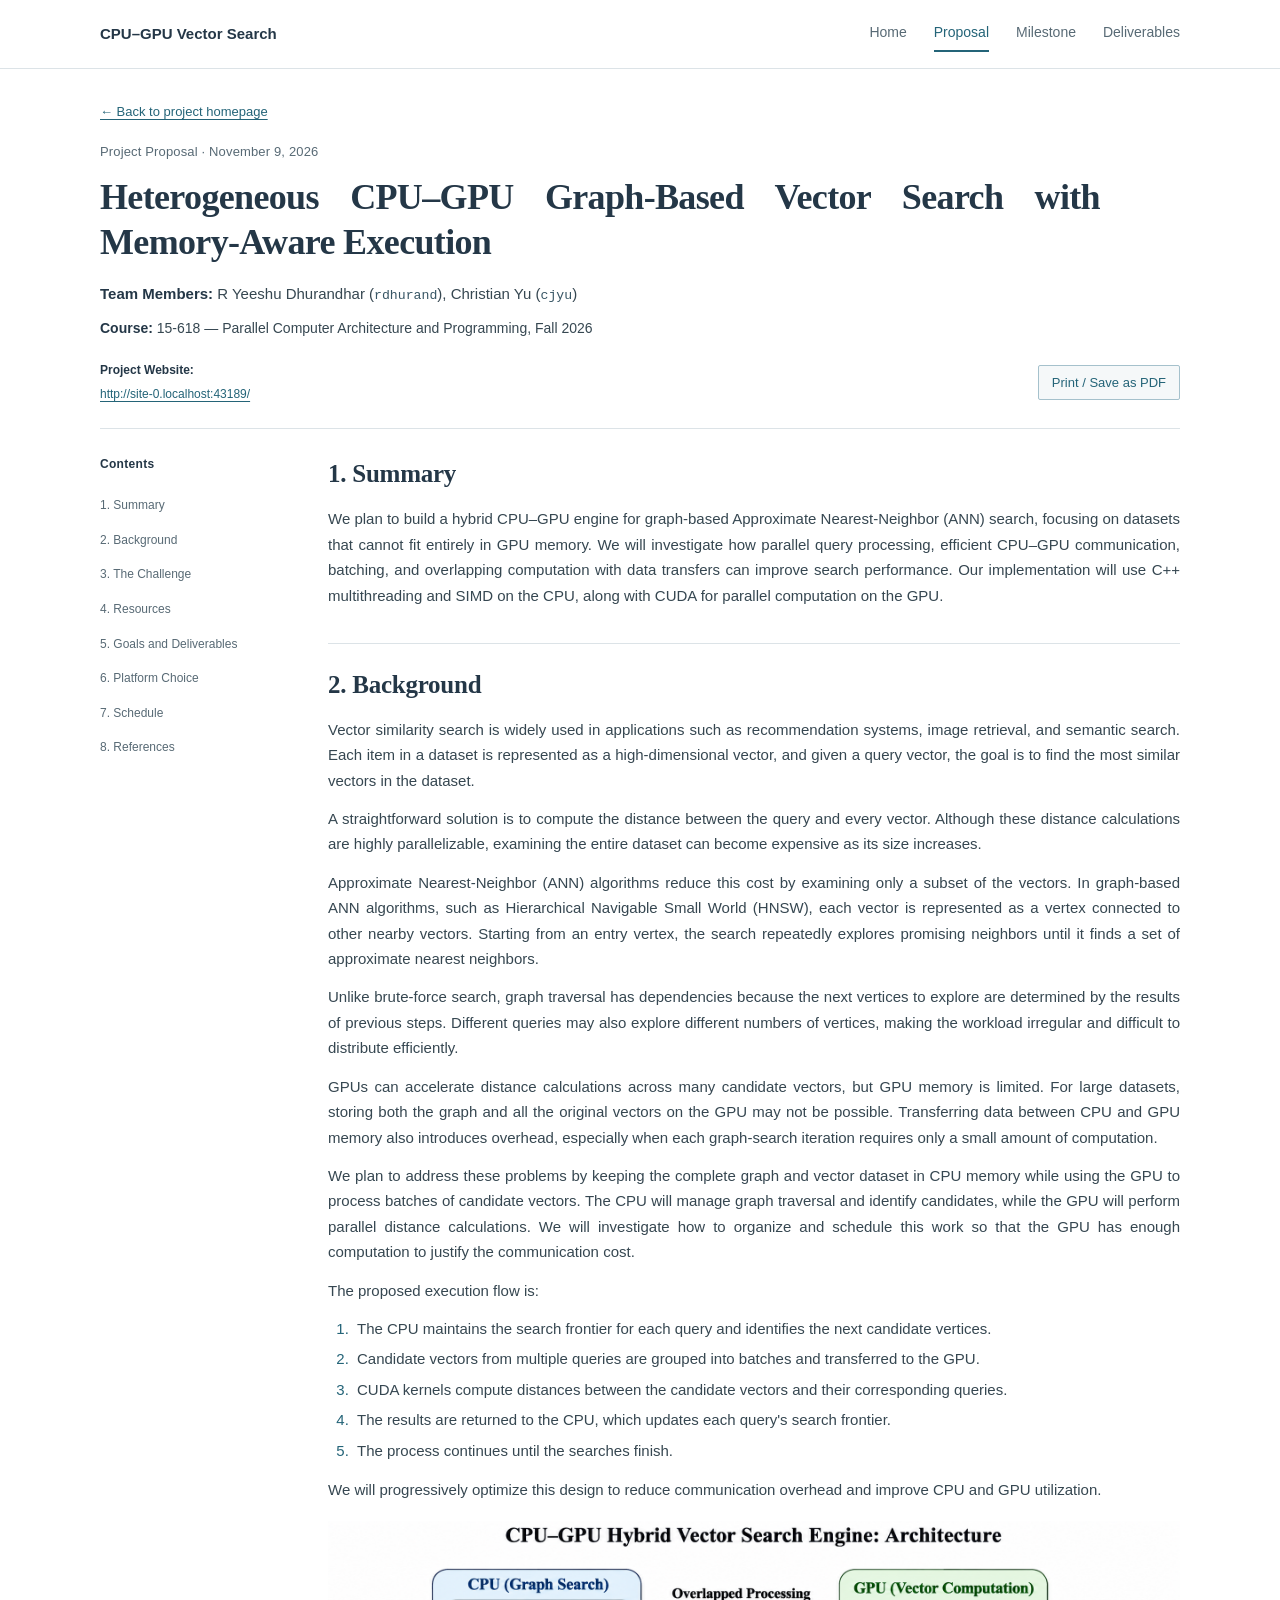
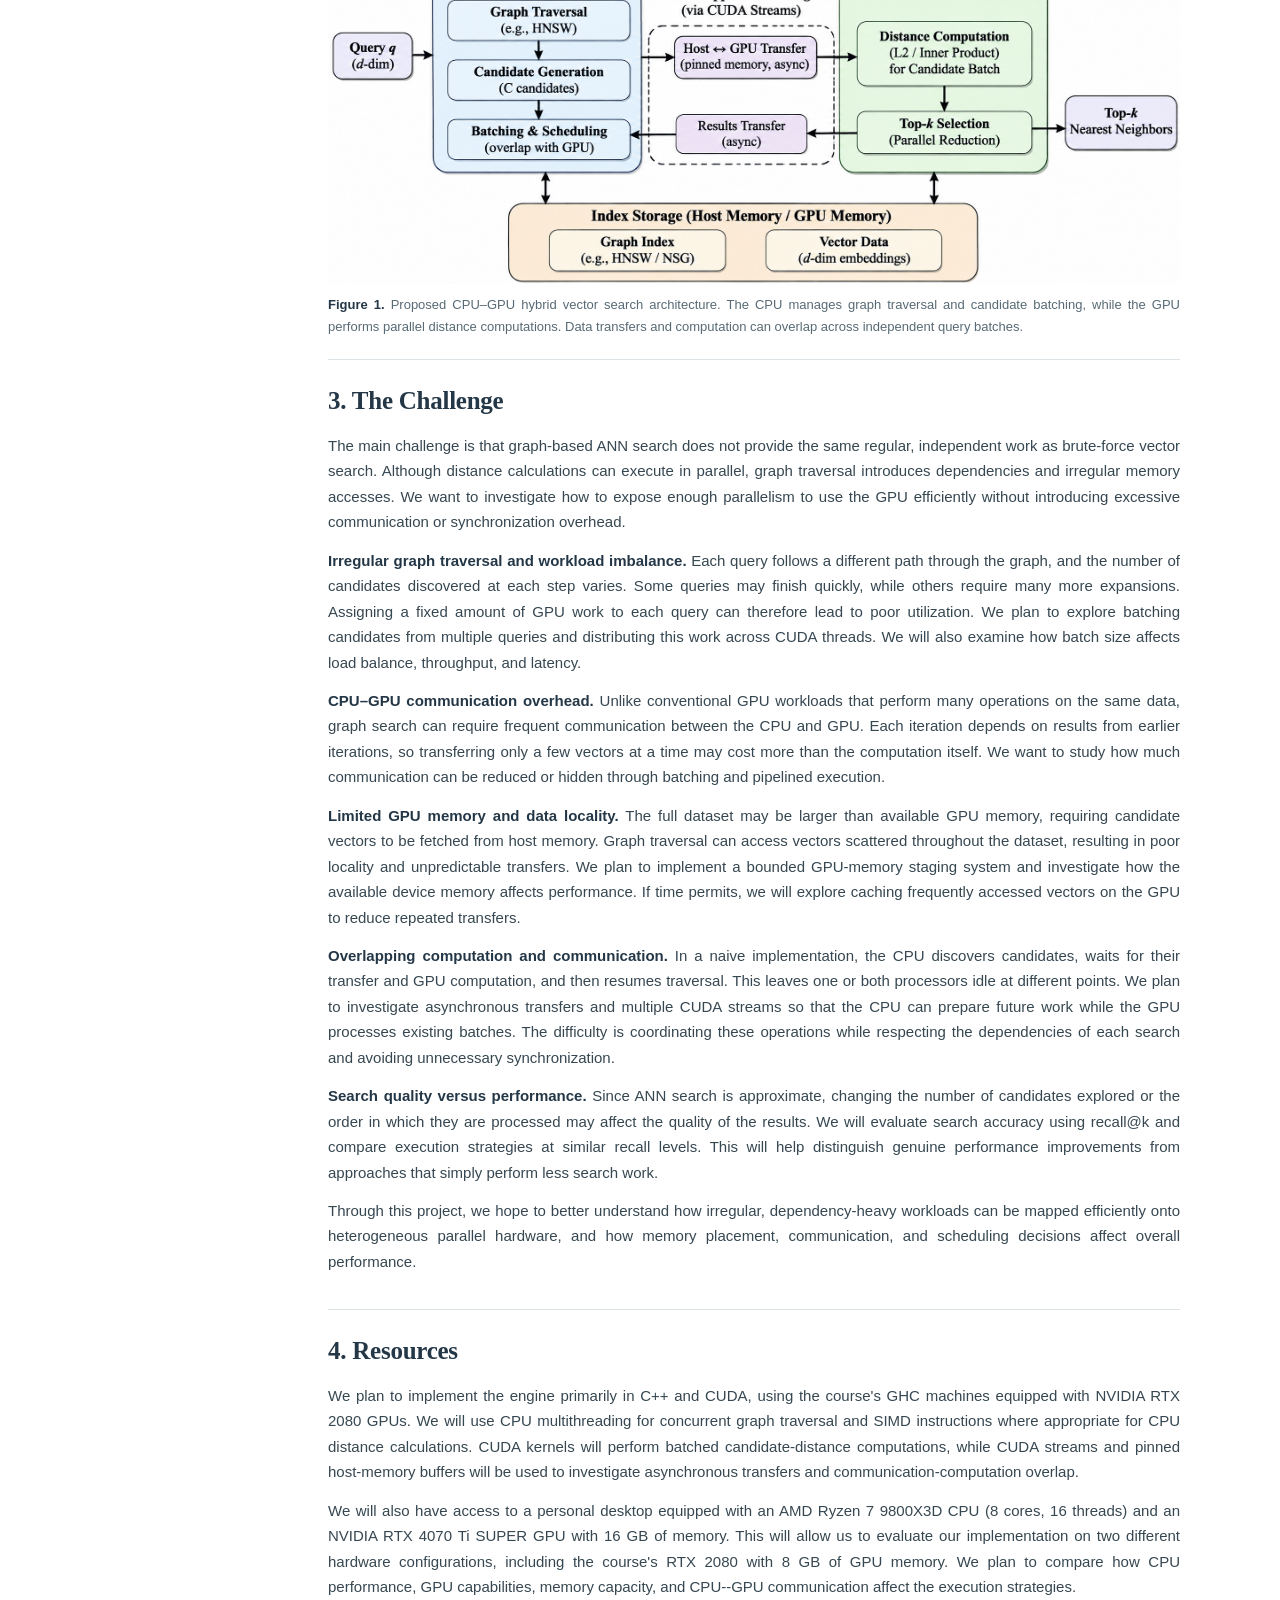
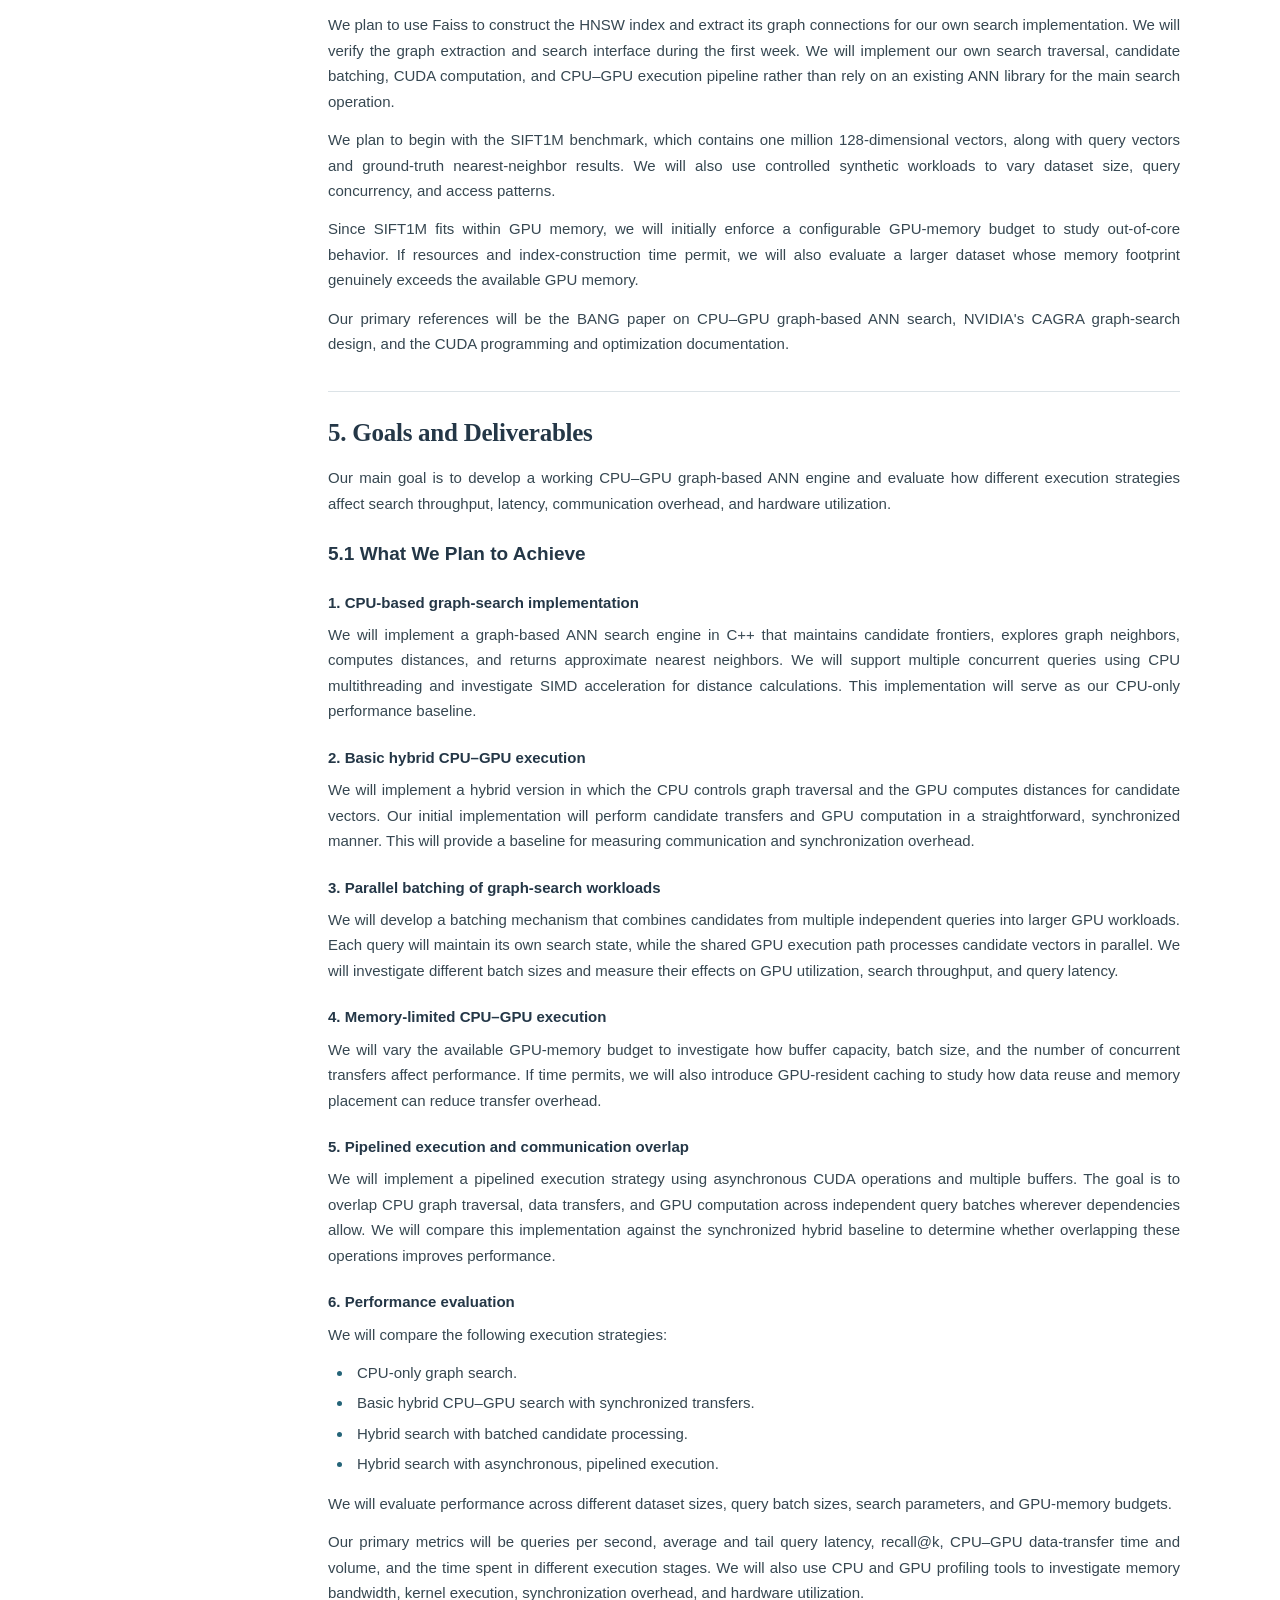
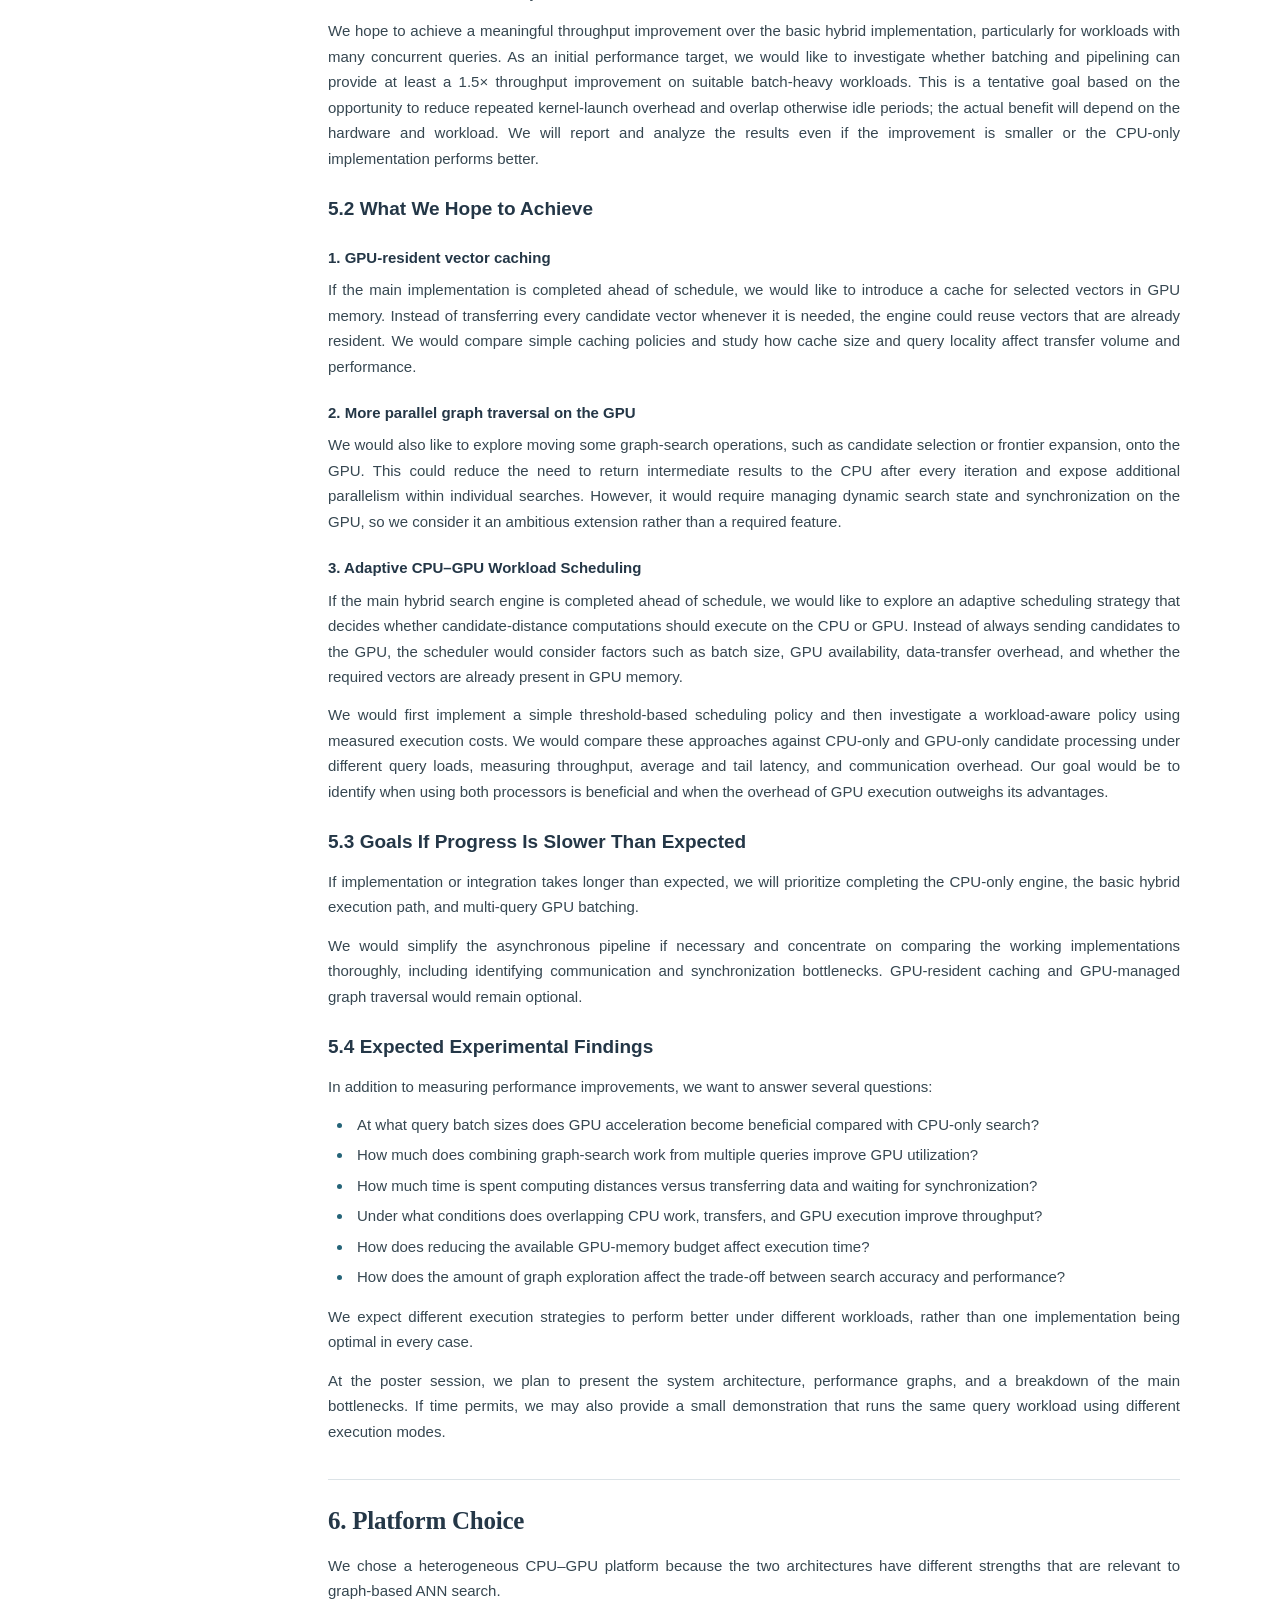
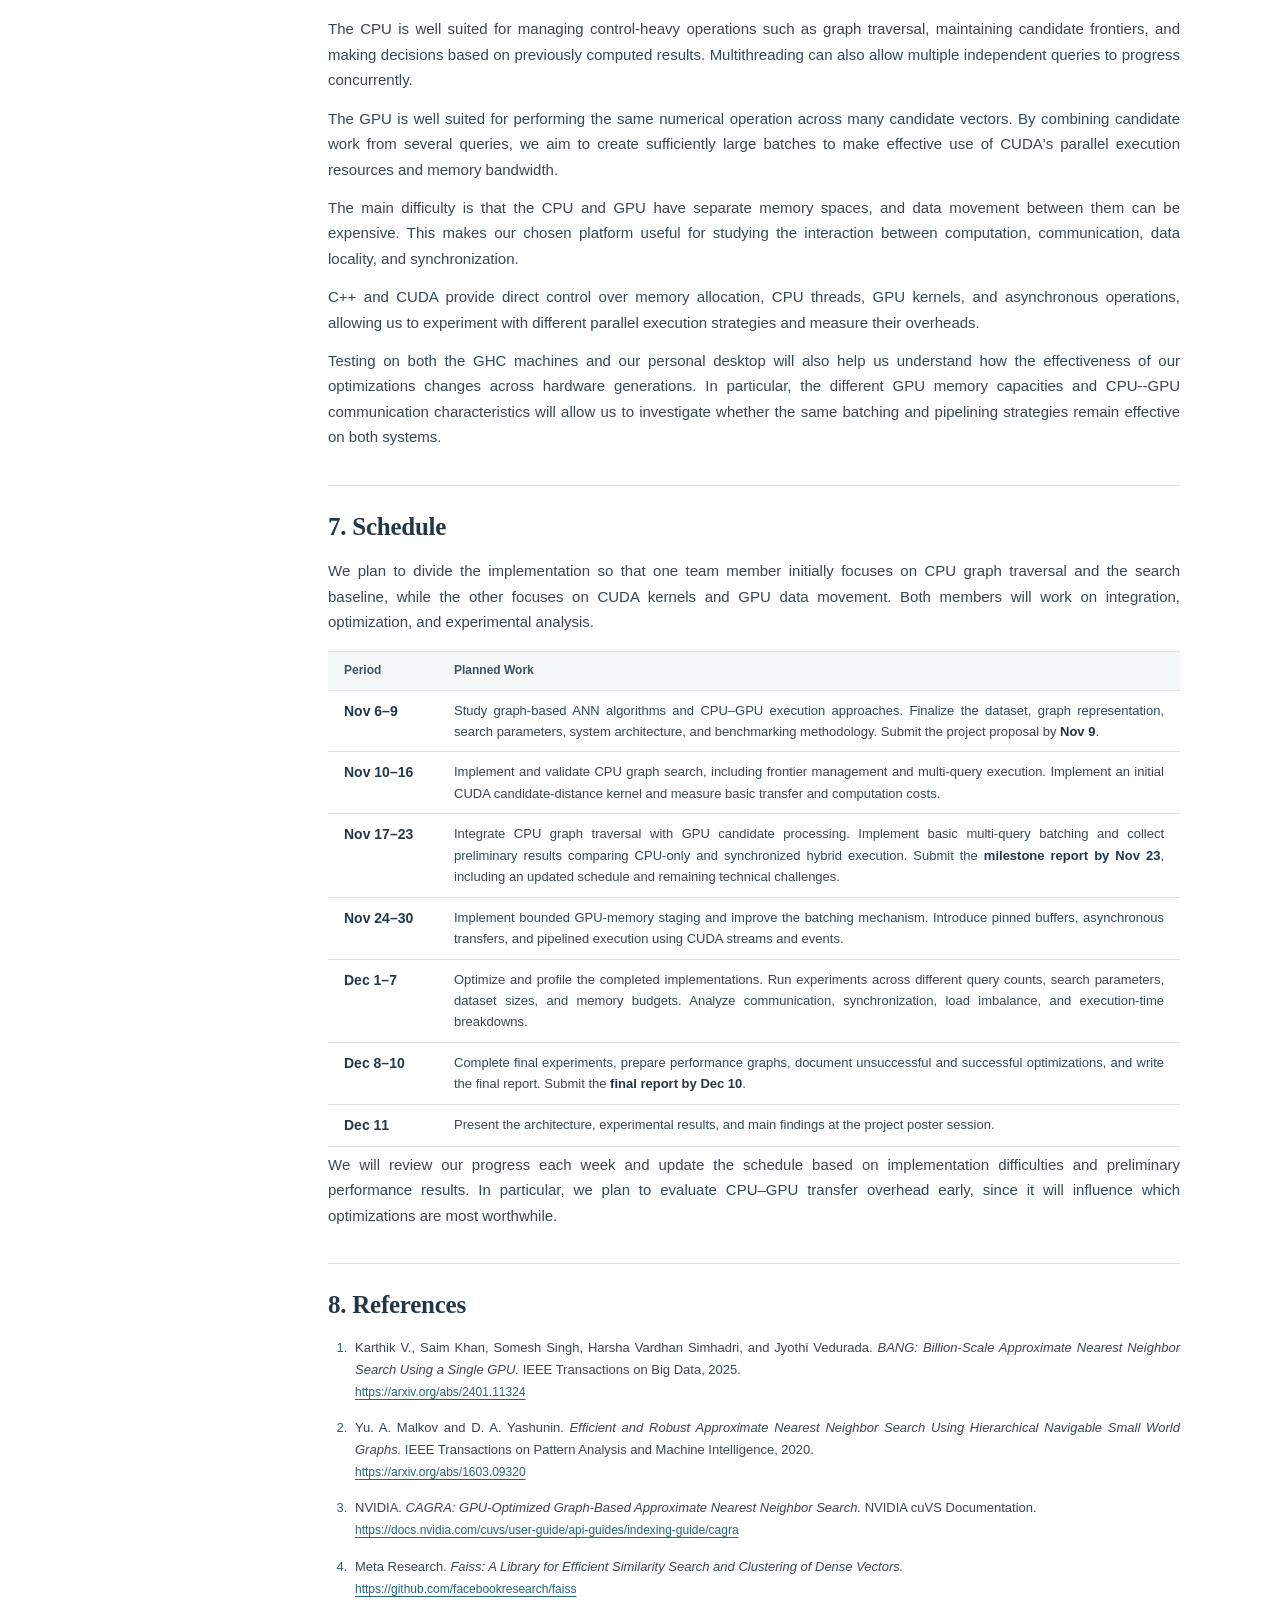
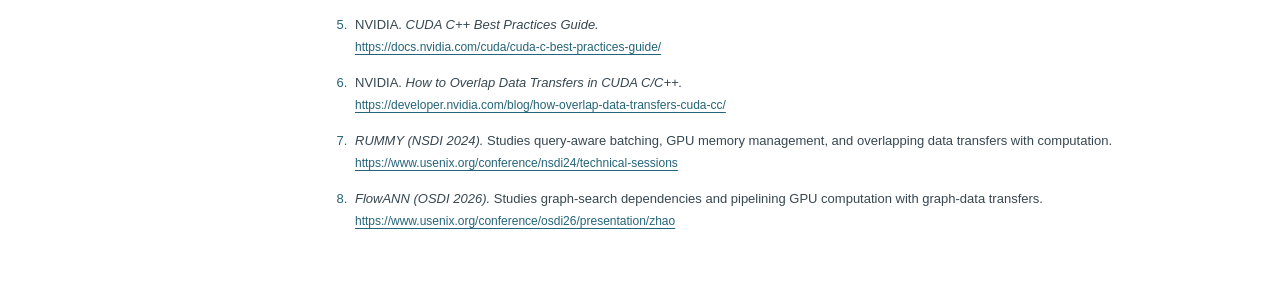
<file: proposal/index.html>
<!doctype html>
<html lang="en">
<head>
  <meta charset="utf-8">
  <meta name="viewport" content="width=device-width, initial-scale=1">
  <meta name="description" content="Full proposal: heterogeneous CPU–GPU graph-based vector search with memory-aware execution, CMU 15-618, Fall 2026.">
  <meta name="theme-color" content="#ffffff">
  <title>Project Proposal | CPU–GPU Vector Search · CMU 15-618</title>
  <link rel="icon" href="../assets/favicon.svg" type="image/svg+xml">
  <link rel="stylesheet" href="../assets/styles.css?v=milestone-1">
  <script src="../assets/main.js?v=animation-2" defer></script>
</head>
<body class="proposal-page">
<a class="skip-link" href="#main">Skip to content</a>
<header class="site-header">
  <div class="container header-inner">
    <a class="site-name" href="../">CPU–GPU Vector Search</a>
    <nav aria-label="Main navigation">
      <a href="../" >Home</a>
      <a href="./" aria-current="page">Proposal</a>
      <a href="../milestone/" >Milestone</a>
      <a href="../#deliverables">Deliverables</a>
    </nav>
  </div>
</header>
<main id="main" class="container">
  <header class="project-heading proposal-heading">
    <a class="back-link" href="../">← Back to project homepage</a>
    <p class="eyebrow">Project Proposal · November 9, 2026</p>
    <h1>Heterogeneous CPU–GPU Graph-Based Vector Search with Memory-Aware Execution</h1>
    <p class="authors"><strong>Team Members:</strong> R Yeeshu Dhurandhar (<code>rdhurand</code>), Christian Yu (<code>cjyu</code>)</p>
    <p class="course"><strong>Course:</strong> 15-618 — Parallel Computer Architecture and Programming, Fall 2026</p>
    <div class="proposal-tools">
      <p><strong>Project Website:</strong> <a class="project-url" href="https://ryeeshu.github.io/hybrid-vector-search/">https://ryeeshu.github.io/hybrid-vector-search/</a></p>
      <button class="print-button" type="button" hidden>Print / Save as PDF</button>
    </div>
  </header>
  <div class="proposal-layout">
    <aside class="proposal-sidebar"><nav aria-label="Proposal contents"><h2>Contents</h2><a href="#summary">1. Summary</a>
<a href="#background">2. Background</a>
<a href="#challenge">3. The Challenge</a>
<a href="#resources">4. Resources</a>
<a href="#goals">5. Goals and Deliverables</a>
<a href="#platform">6. Platform Choice</a>
<a href="#schedule">7. Schedule</a>
<a href="#references">8. References</a></nav></aside>
    <article class="proposal-content" aria-label="Full project proposal">
<section id="summary" class="proposal-section">
<h2>1. Summary</h2>
<p>We plan to build a hybrid CPU–GPU engine for graph-based Approximate Nearest-Neighbor (ANN) search, focusing on datasets that cannot fit entirely in GPU memory. We will investigate how parallel query processing, efficient CPU–GPU communication, batching, and overlapping computation with data transfers can improve search performance. Our implementation will use C++ multithreading and SIMD on the CPU, along with CUDA for parallel computation on the GPU.</p>
</section>
<section id="background" class="proposal-section">
<h2>2. Background</h2>
<p>Vector similarity search is widely used in applications such as recommendation systems, image retrieval, and semantic search. Each item in a dataset is represented as a high-dimensional vector, and given a query vector, the goal is to find the most similar vectors in the dataset.</p>
<p>A straightforward solution is to compute the distance between the query and every vector. Although these distance calculations are highly parallelizable, examining the entire dataset can become expensive as its size increases.</p>
<p>Approximate Nearest-Neighbor (ANN) algorithms reduce this cost by examining only a subset of the vectors. In graph-based ANN algorithms, such as Hierarchical Navigable Small World (HNSW), each vector is represented as a vertex connected to other nearby vectors. Starting from an entry vertex, the search repeatedly explores promising neighbors until it finds a set of approximate nearest neighbors.</p>
<p>Unlike brute-force search, graph traversal has dependencies because the next vertices to explore are determined by the results of previous steps. Different queries may also explore different numbers of vertices, making the workload irregular and difficult to distribute efficiently.</p>
<p>GPUs can accelerate distance calculations across many candidate vectors, but GPU memory is limited. For large datasets, storing both the graph and all the original vectors on the GPU may not be possible. Transferring data between CPU and GPU memory also introduces overhead, especially when each graph-search iteration requires only a small amount of computation.</p>
<p>We plan to address these problems by keeping the complete graph and vector dataset in CPU memory while using the GPU to process batches of candidate vectors. The CPU will manage graph traversal and identify candidates, while the GPU will perform parallel distance calculations. We will investigate how to organize and schedule this work so that the GPU has enough computation to justify the communication cost.</p>
<p>The proposed execution flow is:</p>
<ol>
<li>The CPU maintains the search frontier for each query and identifies the next candidate vertices.</li>
<li>Candidate vectors from multiple queries are grouped into batches and transferred to the GPU.</li>
<li>CUDA kernels compute distances between the candidate vectors and their corresponding queries.</li>
<li>The results are returned to the CPU, which updates each query&#x27;s search frontier.</li>
<li>The process continues until the searches finish.</li>
</ol>
<p>We will progressively optimize this design to reduce communication overhead and improve CPU and GPU utilization.</p>
<figure id="fig-architecture" class="proposal-figure">
  <img src="../assets/architecture.png" width="1920" height="819" loading="lazy" alt="CPU–GPU hybrid vector search architecture showing CPU graph traversal, candidate generation and batching, asynchronous transfers through CUDA streams, GPU distance computations and top-k selection, and index storage." aria-describedby="architecture-caption">
  <figcaption id="architecture-caption"><strong>Figure 1.</strong> Proposed CPU–GPU hybrid vector search architecture. The CPU manages graph traversal and candidate batching, while the GPU performs parallel distance computations. Data transfers and computation can overlap across independent query batches.</figcaption>
</figure>
</section>
<section id="challenge" class="proposal-section">
<h2>3. The Challenge</h2>
<p>The main challenge is that graph-based ANN search does not provide the same regular, independent work as brute-force vector search. Although distance calculations can execute in parallel, graph traversal introduces dependencies and irregular memory accesses. We want to investigate how to expose enough parallelism to use the GPU efficiently without introducing excessive communication or synchronization overhead.</p>
<p><strong>Irregular graph traversal and workload imbalance.</strong> Each query follows a different path through the graph, and the number of candidates discovered at each step varies. Some queries may finish quickly, while others require many more expansions. Assigning a fixed amount of GPU work to each query can therefore lead to poor utilization. We plan to explore batching candidates from multiple queries and distributing this work across CUDA threads. We will also examine how batch size affects load balance, throughput, and latency.</p>
<p><strong>CPU–GPU communication overhead.</strong> Unlike conventional GPU workloads that perform many operations on the same data, graph search can require frequent communication between the CPU and GPU. Each iteration depends on results from earlier iterations, so transferring only a few vectors at a time may cost more than the computation itself. We want to study how much communication can be reduced or hidden through batching and pipelined execution.</p>
<p><strong>Limited GPU memory and data locality.</strong> The full dataset may be larger than available GPU memory, requiring candidate vectors to be fetched from host memory. Graph traversal can access vectors scattered throughout the dataset, resulting in poor locality and unpredictable transfers. We plan to implement a bounded GPU-memory staging system and investigate how the available device memory affects performance. If time permits, we will explore caching frequently accessed vectors on the GPU to reduce repeated transfers.</p>
<p><strong>Overlapping computation and communication.</strong> In a naive implementation, the CPU discovers candidates, waits for their transfer and GPU computation, and then resumes traversal. This leaves one or both processors idle at different points. We plan to investigate asynchronous transfers and multiple CUDA streams so that the CPU can prepare future work while the GPU processes existing batches. The difficulty is coordinating these operations while respecting the dependencies of each search and avoiding unnecessary synchronization.</p>
<p><strong>Search quality versus performance.</strong> Since ANN search is approximate, changing the number of candidates explored or the order in which they are processed may affect the quality of the results. We will evaluate search accuracy using recall@k and compare execution strategies at similar recall levels. This will help distinguish genuine performance improvements from approaches that simply perform less search work.</p>
<p>Through this project, we hope to better understand how irregular, dependency-heavy workloads can be mapped efficiently onto heterogeneous parallel hardware, and how memory placement, communication, and scheduling decisions affect overall performance.</p>
</section>
<section id="resources" class="proposal-section">
<h2>4. Resources</h2>
<p>We plan to implement the engine primarily in C++ and CUDA, using the course&#x27;s GHC machines equipped with NVIDIA RTX 2080 GPUs. We will use CPU multithreading for concurrent graph traversal and SIMD instructions where appropriate for CPU distance calculations. CUDA kernels will perform batched candidate-distance computations, while CUDA streams and pinned host-memory buffers will be used to investigate asynchronous transfers and communication-computation overlap.</p>
<p>We will also have access to a personal desktop equipped with an AMD Ryzen 7 9800X3D CPU (8 cores, 16 threads) and an NVIDIA RTX 4070 Ti SUPER GPU with 16 GB of memory. This will allow us to evaluate our implementation on two different hardware configurations, including the course's RTX 2080 with 8 GB of GPU memory. We plan to compare how CPU performance, GPU capabilities, memory capacity, and CPU--GPU communication affect the execution strategies.</p>
<p>We plan to use Faiss to construct the HNSW index and extract its graph connections for our own search implementation. We will verify the graph extraction and search interface during the first week. We will implement our own search traversal, candidate batching, CUDA computation, and CPU–GPU execution pipeline rather than rely on an existing ANN library for the main search operation.</p>
<p>We plan to begin with the SIFT1M benchmark, which contains one million 128-dimensional vectors, along with query vectors and ground-truth nearest-neighbor results. We will also use controlled synthetic workloads to vary dataset size, query concurrency, and access patterns.</p>
<p>Since SIFT1M fits within GPU memory, we will initially enforce a configurable GPU-memory budget to study out-of-core behavior. If resources and index-construction time permit, we will also evaluate a larger dataset whose memory footprint genuinely exceeds the available GPU memory.</p>
<p>Our primary references will be the BANG paper on CPU–GPU graph-based ANN search, NVIDIA&#x27;s CAGRA graph-search design, and the CUDA programming and optimization documentation.</p>
</section>
<section id="goals" class="proposal-section">
<h2>5. Goals and Deliverables</h2>
<p>Our main goal is to develop a working CPU–GPU graph-based ANN engine and evaluate how different execution strategies affect search throughput, latency, communication overhead, and hardware utilization.</p>
<h3>5.1 What We Plan to Achieve</h3>
<h4>1. CPU-based graph-search implementation</h4>
<p>We will implement a graph-based ANN search engine in C++ that maintains candidate frontiers, explores graph neighbors, computes distances, and returns approximate nearest neighbors. We will support multiple concurrent queries using CPU multithreading and investigate SIMD acceleration for distance calculations. This implementation will serve as our CPU-only performance baseline.</p>
<h4>2. Basic hybrid CPU–GPU execution</h4>
<p>We will implement a hybrid version in which the CPU controls graph traversal and the GPU computes distances for candidate vectors. Our initial implementation will perform candidate transfers and GPU computation in a straightforward, synchronized manner. This will provide a baseline for measuring communication and synchronization overhead.</p>
<h4>3. Parallel batching of graph-search workloads</h4>
<p>We will develop a batching mechanism that combines candidates from multiple independent queries into larger GPU workloads. Each query will maintain its own search state, while the shared GPU execution path processes candidate vectors in parallel. We will investigate different batch sizes and measure their effects on GPU utilization, search throughput, and query latency.</p>
<h4>4. Memory-limited CPU–GPU execution</h4>
<p>We will vary the available GPU-memory budget to investigate how buffer capacity, batch size, and the number of concurrent transfers affect performance. If time permits, we will also introduce GPU-resident caching to study how data reuse and memory placement can reduce transfer overhead.</p>
<h4>5. Pipelined execution and communication overlap</h4>
<p>We will implement a pipelined execution strategy using asynchronous CUDA operations and multiple buffers. The goal is to overlap CPU graph traversal, data transfers, and GPU computation across independent query batches wherever dependencies allow. We will compare this implementation against the synchronized hybrid baseline to determine whether overlapping these operations improves performance.</p>
<h4>6. Performance evaluation</h4>
<p>We will compare the following execution strategies:</p>
<ul>
<li>CPU-only graph search.</li>
<li>Basic hybrid CPU–GPU search with synchronized transfers.</li>
<li>Hybrid search with batched candidate processing.</li>
<li>Hybrid search with asynchronous, pipelined execution.</li>
</ul>
<p>We will evaluate performance across different dataset sizes, query batch sizes, search parameters, and GPU-memory budgets.</p>
<p>Our primary metrics will be queries per second, average and tail query latency, recall@k, CPU–GPU data-transfer time and volume, and the time spent in different execution stages. We will also use CPU and GPU profiling tools to investigate memory bandwidth, kernel execution, synchronization overhead, and hardware utilization.</p>
<p>We hope to achieve a meaningful throughput improvement over the basic hybrid implementation, particularly for workloads with many concurrent queries. As an initial performance target, we would like to investigate whether batching and pipelining can provide at least a 1.5× throughput improvement on suitable batch-heavy workloads. This is a tentative goal based on the opportunity to reduce repeated kernel-launch overhead and overlap otherwise idle periods; the actual benefit will depend on the hardware and workload. We will report and analyze the results even if the improvement is smaller or the CPU-only implementation performs better.</p>
<h3>5.2 What We Hope to Achieve</h3>
<h4>1. GPU-resident vector caching</h4>
<p>If the main implementation is completed ahead of schedule, we would like to introduce a cache for selected vectors in GPU memory. Instead of transferring every candidate vector whenever it is needed, the engine could reuse vectors that are already resident. We would compare simple caching policies and study how cache size and query locality affect transfer volume and performance.</p>
<h4>2. More parallel graph traversal on the GPU</h4>
<p>We would also like to explore moving some graph-search operations, such as candidate selection or frontier expansion, onto the GPU. This could reduce the need to return intermediate results to the CPU after every iteration and expose additional parallelism within individual searches. However, it would require managing dynamic search state and synchronization on the GPU, so we consider it an ambitious extension rather than a required feature.</p>
<h4>3. Adaptive CPU–GPU Workload Scheduling</h4>
<p>If the main hybrid search engine is completed ahead of schedule, we would like to explore an adaptive scheduling strategy that decides whether candidate-distance computations should execute on the CPU or GPU. Instead of always sending candidates to the GPU, the scheduler would consider factors such as batch size, GPU availability, data-transfer overhead, and whether the required vectors are already present in GPU memory.</p>
<p>We would first implement a simple threshold-based scheduling policy and then investigate a workload-aware policy using measured execution costs. We would compare these approaches against CPU-only and GPU-only candidate processing under different query loads, measuring throughput, average and tail latency, and communication overhead. Our goal would be to identify when using both processors is beneficial and when the overhead of GPU execution outweighs its advantages.</p>
<h3>5.3 Goals If Progress Is Slower Than Expected</h3>
<p>If implementation or integration takes longer than expected, we will prioritize completing the CPU-only engine, the basic hybrid execution path, and multi-query GPU batching.</p>
<p>We would simplify the asynchronous pipeline if necessary and concentrate on comparing the working implementations thoroughly, including identifying communication and synchronization bottlenecks. GPU-resident caching and GPU-managed graph traversal would remain optional.</p>
<h3>5.4 Expected Experimental Findings</h3>
<p>In addition to measuring performance improvements, we want to answer several questions:</p>
<ul>
<li>At what query batch sizes does GPU acceleration become beneficial compared with CPU-only search?</li>
<li>How much does combining graph-search work from multiple queries improve GPU utilization?</li>
<li>How much time is spent computing distances versus transferring data and waiting for synchronization?</li>
<li>Under what conditions does overlapping CPU work, transfers, and GPU execution improve throughput?</li>
<li>How does reducing the available GPU-memory budget affect execution time?</li>
<li>How does the amount of graph exploration affect the trade-off between search accuracy and performance?</li>
</ul>
<p>We expect different execution strategies to perform better under different workloads, rather than one implementation being optimal in every case.</p>
<p>At the poster session, we plan to present the system architecture, performance graphs, and a breakdown of the main bottlenecks. If time permits, we may also provide a small demonstration that runs the same query workload using different execution modes.</p>
</section>
<section id="platform" class="proposal-section">
<h2>6. Platform Choice</h2>
<p>We chose a heterogeneous CPU–GPU platform because the two architectures have different strengths that are relevant to graph-based ANN search.</p>
<p>The CPU is well suited for managing control-heavy operations such as graph traversal, maintaining candidate frontiers, and making decisions based on previously computed results. Multithreading can also allow multiple independent queries to progress concurrently.</p>
<p>The GPU is well suited for performing the same numerical operation across many candidate vectors. By combining candidate work from several queries, we aim to create sufficiently large batches to make effective use of CUDA&#x27;s parallel execution resources and memory bandwidth.</p>
<p>The main difficulty is that the CPU and GPU have separate memory spaces, and data movement between them can be expensive. This makes our chosen platform useful for studying the interaction between computation, communication, data locality, and synchronization.</p>
<p>C++ and CUDA provide direct control over memory allocation, CPU threads, GPU kernels, and asynchronous operations, allowing us to experiment with different parallel execution strategies and measure their overheads.</p>
<p>Testing on both the GHC machines and our personal desktop will also help us understand how the effectiveness of our optimizations changes across hardware generations. In particular, the different GPU memory capacities and CPU--GPU communication characteristics will allow us to investigate whether the same batching and pipelining strategies remain effective on both systems.</p>
</section>
<section id="schedule" class="proposal-section">
<h2>7. Schedule</h2>
<p>We plan to divide the implementation so that one team member initially focuses on CPU graph traversal and the search baseline, while the other focuses on CUDA kernels and GPU data movement. Both members will work on integration, optimization, and experimental analysis.</p>
<div class="table-scroll" tabindex="0" role="region" aria-label="Proposal schedule"><table>
<thead><tr><th scope="col">Period</th><th scope="col">Planned Work</th></tr></thead><tbody>
<tr><th scope="row"><strong>Nov 6–9</strong></th><td>Study graph-based ANN algorithms and CPU–GPU execution approaches. Finalize the dataset, graph representation, search parameters, system architecture, and benchmarking methodology. Submit the project proposal by <strong>Nov 9</strong>.</td></tr>
<tr><th scope="row"><strong>Nov 10–16</strong></th><td>Implement and validate CPU graph search, including frontier management and multi-query execution. Implement an initial CUDA candidate-distance kernel and measure basic transfer and computation costs.</td></tr>
<tr><th scope="row"><strong>Nov 17–23</strong></th><td>Integrate CPU graph traversal with GPU candidate processing. Implement basic multi-query batching and collect preliminary results comparing CPU-only and synchronized hybrid execution. Submit the <strong>milestone report by Nov 23</strong>, including an updated schedule and remaining technical challenges.</td></tr>
<tr><th scope="row"><strong>Nov 24–30</strong></th><td>Implement bounded GPU-memory staging and improve the batching mechanism. Introduce pinned buffers, asynchronous transfers, and pipelined execution using CUDA streams and events.</td></tr>
<tr><th scope="row"><strong>Dec 1–7</strong></th><td>Optimize and profile the completed implementations. Run experiments across different query counts, search parameters, dataset sizes, and memory budgets. Analyze communication, synchronization, load imbalance, and execution-time breakdowns.</td></tr>
<tr><th scope="row"><strong>Dec 8–10</strong></th><td>Complete final experiments, prepare performance graphs, document unsuccessful and successful optimizations, and write the final report. Submit the <strong>final report by Dec 10</strong>.</td></tr>
<tr><th scope="row"><strong>Dec 11</strong></th><td>Present the architecture, experimental results, and main findings at the project poster session.</td></tr>
</tbody></table></div>
<p>We will review our progress each week and update the schedule based on implementation difficulties and preliminary performance results. In particular, we plan to evaluate CPU–GPU transfer overhead early, since it will influence which optimizations are most worthwhile.</p>
</section>
<section id="references" class="proposal-section">
<h2>8. References</h2>
<ol class="references">
<li>Karthik V., Saim Khan, Somesh Singh, Harsha Vardhan Simhadri, and Jyothi Vedurada. <em>BANG: Billion-Scale Approximate Nearest Neighbor Search Using a Single GPU.</em> IEEE Transactions on Big Data, 2025.<br><a href="https://arxiv.org/abs/2401.11324">https://arxiv.org/abs/2401.11324</a></li>
<li>Yu. A. Malkov and D. A. Yashunin. <em>Efficient and Robust Approximate Nearest Neighbor Search Using Hierarchical Navigable Small World Graphs.</em> IEEE Transactions on Pattern Analysis and Machine Intelligence, 2020.<br><a href="https://arxiv.org/abs/1603.09320">https://arxiv.org/abs/1603.09320</a></li>
<li>NVIDIA. <em>CAGRA: GPU-Optimized Graph-Based Approximate Nearest Neighbor Search.</em> NVIDIA cuVS Documentation.<br><a href="https://docs.nvidia.com/cuvs/user-guide/api-guides/indexing-guide/cagra">https://docs.nvidia.com/cuvs/user-guide/api-guides/indexing-guide/cagra</a></li>
<li>Meta Research. <em>Faiss: A Library for Efficient Similarity Search and Clustering of Dense Vectors.</em><br><a href="https://github.com/facebookresearch/faiss">https://github.com/facebookresearch/faiss</a></li>
<li>NVIDIA. <em>CUDA C++ Best Practices Guide.</em><br><a href="https://docs.nvidia.com/cuda/cuda-c-best-practices-guide/">https://docs.nvidia.com/cuda/cuda-c-best-practices-guide/</a></li>
<li>NVIDIA. <em>How to Overlap Data Transfers in CUDA C/C++.</em><br><a href="https://developer.nvidia.com/blog/how-overlap-data-transfers-cuda-cc/">https://developer.nvidia.com/blog/how-overlap-data-transfers-cuda-cc/</a></li>
<li><em>RUMMY (NSDI 2024).</em> Studies query-aware batching, GPU memory management, and overlapping data transfers with computation.<br><a href="https://www.usenix.org/conference/nsdi24/technical-sessions">https://www.usenix.org/conference/nsdi24/technical-sessions</a></li>
<li><em>FlowANN (OSDI 2026).</em> Studies graph-search dependencies and pipelining GPU computation with graph-data transfers.<br><a href="https://www.usenix.org/conference/osdi26/presentation/zhao">https://www.usenix.org/conference/osdi26/presentation/zhao</a></li>
</ol>
</section>
    </article>
  </div>
</main>
</body>
</html>
</file>
<file: assets/styles.css>
:root {
  color-scheme: light;
  --ink: #243747;
  --body: #364751;
  --muted: #586a75;
  --accent: #246478;
  --line: #dce3e7;
  --soft: #f5f8f9;
  --sans: -apple-system, BlinkMacSystemFont, "Segoe UI", Arial, sans-serif;
  --serif: Georgia, "Times New Roman", serif;
  --mono: "SFMono-Regular", Consolas, "Liberation Mono", monospace;
}
* { box-sizing: border-box; }
html { scroll-padding-top: 28px; }
body {
  margin: 0;
  background: #fff;
  color: var(--body);
  font: 16px/1.7 var(--sans);
  text-align: justify;
  text-justify: inter-word;
  -webkit-font-smoothing: antialiased;
}
a { color: var(--accent); text-underline-offset: 3px; }
a:hover { text-decoration-thickness: 2px; }
a:focus-visible, button:focus-visible, [tabindex="0"]:focus-visible {
  outline: 3px solid var(--accent);
  outline-offset: 4px;
}
p { margin: 0 0 .85em; }
h1, h2, h3, h4 { color: var(--ink); }
h1 { margin: 0; font: 600 36px/1.25 var(--serif); letter-spacing: -.65px; }
h2 { margin: 0 0 16px; font: 600 27px/1.35 var(--serif); letter-spacing: -.25px; }
h3 { margin: 0 0 8px; font-size: 17px; line-height: 1.5; font-weight: 600; }
h4 { margin: 22px 0 8px; font-size: 15px; line-height: 1.55; }
strong { font-weight: 600; color: var(--ink); }
code { font: .88em var(--mono); color: #375564; overflow-wrap: anywhere; }
.container { width: calc(100% - 80px); max-width: 1080px; margin-inline: auto; }
.skip-link { position: fixed; top: -80px; left: 20px; z-index: 20; background: white; padding: 10px 16px; border: 1px solid var(--accent); }
.skip-link:focus { top: 10px; }
.site-header { border-bottom: 1px solid var(--line); }
.header-inner { min-height: 68px; display: flex; justify-content: space-between; align-items: center; gap: 24px; }
.site-name { color: var(--ink); font-size: 15px; font-weight: 600; text-decoration: none; }
nav { display: flex; gap: 27px; }
.site-header nav a { font-size: 14px; color: var(--muted); text-decoration: none; padding: 5px 0; }
.site-header nav a:hover { color: var(--accent); text-decoration: underline; }
.site-header nav a[aria-current="page"] { color: var(--accent); border-bottom: 2px solid var(--accent); }
.project-heading { padding: 42px 0 30px; border-bottom: 1px solid var(--line); }
.eyebrow { margin-bottom: 12px; color: var(--muted); font-size: 13px; letter-spacing: .15px; }
.project-heading h1 { max-width: 1000px; }
.subtitle { max-width: 875px; font-size: 18px; line-height: 1.7; color: var(--muted); margin: 16px 0; }
.authors { font-size: 15px; margin: 16px 0 18px; }
.proposal-link { display: inline-flex; align-items: center; gap: 16px; padding: 9px 15px; border: 1px solid #a5c1cc; background: var(--soft); font-size: 14px; font-weight: 600; text-decoration: none; border-radius: 2px; }
.proposal-link:hover { background: #eaf1f4; }
.home-content > section { padding: 28px 0; border-bottom: 1px solid var(--line); }
.home-content > section > p { max-width: 960px; }
.home-content > section > :last-child { margin-bottom: 0; }
/* Let each table's final row border close the section without an empty band. */
.home-content > #evaluation,
.home-content > #timeline { padding-bottom: 0; border-bottom: 0; }
.overview-animation { max-width: 800px; margin: 22px auto 0; }
.animation-frame { display: block; width: 100%; height: auto; border: 1px solid var(--line); }
.animation-controls { display: flex; align-items: center; flex-wrap: wrap; gap: 10px; margin-top: 12px; }
.animation-controls[hidden] { display: none; }
.animation-controls button { padding: 7px 18px; border: 1px solid #a5c1cc; border-radius: 2px; background: var(--soft); color: var(--accent); font: 13px var(--sans); cursor: pointer; }
.animation-controls button:hover:not(:disabled) { background: #eaf1f4; }
.animation-controls button:disabled { opacity: .5; cursor: default; }
.animation-status { font-size: 12px; color: var(--muted); }
.animation-counter { margin-left: auto; font: 11px var(--mono); color: var(--muted); }
.challenge-grid { display: grid; grid-template-columns: 1fr 1fr; gap: 20px 42px; margin-top: 20px; }
.challenge-grid > div { padding-top: 13px; border-top: 1px solid var(--line); }
.challenge-grid p { font-size: 15px; margin: 0; }
.architecture-figure { margin: 22px 0 16px; }
.figure-scroll { border: 1px solid var(--line); background: #fafcfd; overflow-x: auto; }
.architecture-figure img { display: block; width: 100%; height: auto; }
figcaption { font-size: 13px; line-height: 1.65; color: var(--muted); margin-top: 10px; }
.proposal-figure { margin: 18px 0 0; }
.proposal-figure img { display: block; width: 100%; height: auto; }
ul, ol { margin: 12px 0 14px; padding-left: 25px; }
li { padding-left: 4px; margin-bottom: 5px; }
li:last-child { margin-bottom: 0; }
li::marker { color: var(--accent); }
.architecture-steps { font-size: 15px; }
.strategy-list { padding-left: 25px; margin-top: 18px; }
.strategy-list > li { padding: 0 0 12px 9px; margin: 0 0 13px; border-bottom: 1px solid var(--line); }
.strategy-list > li:last-child { border: 0; padding-bottom: 0; margin-bottom: 0; }
.strategy-list li::marker { font: 13px var(--mono); }
.strategy-list h3 { margin-bottom: 5px; }
.strategy-list p { margin: 0; font-size: 15px; }
.goals-grid { display: grid; grid-template-columns: 1.2fr 1fr; gap: 50px; }
.goals-grid ul { font-size: 15px; margin-top: 12px; }
.section-note { color: var(--muted); font-size: 14px; margin-top: 14px; padding-top: 12px; border-top: 1px solid var(--line); }
.table-scroll { width: 100%; overflow-x: auto; margin: 16px 0 5px; }
table { width: 100%; min-width: 550px; border-collapse: collapse; text-align: justify; font-size: 14px; line-height: 1.65; }
th, td { padding: 9px 16px; border-bottom: 1px solid var(--line); vertical-align: top; }
thead th { font-size: 12px; color: #3b5360; font-weight: 600; background: var(--soft); border-top: 1px solid var(--line); }
tbody th { font-weight: 500; color: var(--ink); }
th:first-child { width: 32%; }
.timeline-table th:first-child { width: 28%; white-space: nowrap; }
.deliverables-list { margin: 0; }
.deliverables-list > div { display: grid; grid-template-columns: 1fr 1fr 130px; gap: 20px; align-items: baseline; padding: 11px 0; border-bottom: 1px solid var(--line); }
.deliverables-list > div:last-child { border-bottom: 0; padding-bottom: 0; }
.deliverables-list dt { font-size: 15px; font-weight: 600; color: var(--ink); }
.deliverables-list dd { margin: 0; font-size: 14px; }
.deliverables-list dd:last-child { text-align: justify; }
.deliverables-list .status { color: var(--muted); font-size: 13px; }
.deliverables-list .source-code-note { grid-column: 2 / -1; }
.team-grid { display: grid; grid-template-columns: 1fr 1fr; gap: 40px; }
.team-grid p { font-size: 14px; margin-bottom: 0; color: var(--muted); }
.home-content > section:last-child { border-bottom: 0; padding-bottom: 36px; }
.site-footer { background: #f7f9fa; border-top: 1px solid var(--line); padding: 27px 0; }
.footer-inner { display: flex; justify-content: space-between; align-items: center; gap: 24px; }
.footer-inner p { font-size: 12px; color: var(--muted); line-height: 1.75; margin: 0; }
.footer-inner nav { gap: 23px; font-size: 13px; }
.back-link { display: inline-block; margin-bottom: 18px; font-size: 13px; }
.proposal-heading { padding-top: 28px; padding-bottom: 24px; }
.proposal-heading .authors { margin-bottom: 10px; }
.course { font-size: 14px; }
.proposal-tools { display: flex; align-items: center; justify-content: space-between; gap: 20px; margin-top: 20px; }
.proposal-tools p { font-size: 12px; margin: 0; overflow-wrap: anywhere; }
.proposal-tools strong { display: block; margin-bottom: 3px; }
.print-button { color: var(--accent); background: var(--soft); border: 1px solid #a5c1cc; border-radius: 2px; padding: 9px 13px; font: 13px var(--sans); cursor: pointer; flex-shrink: 0; }
.print-button:hover { background: #eaf1f4; }
.print-button[hidden] { display: none; }
.proposal-layout { display: grid; grid-template-columns: 180px minmax(0, 1fr); gap: 48px; align-items: start; padding: 28px 0 36px; }
.proposal-sidebar { position: sticky; top: 25px; }
.proposal-sidebar nav { flex-direction: column; gap: 0; }
.proposal-sidebar h2 { font: 600 12px var(--sans); letter-spacing: .3px; margin-bottom: 17px; }
.proposal-sidebar a { color: var(--muted); font-size: 12px; padding: 8px 0; line-height: 1.55; text-decoration: none; }
.proposal-sidebar a:hover { color: var(--accent); text-decoration: underline; }
.proposal-content { min-width: 0; }
.proposal-section { padding-bottom: 22px; margin-bottom: 24px; border-bottom: 1px solid var(--line); }
.proposal-section:last-child { border: 0; padding-bottom: 0; margin-bottom: 0; }
.proposal-section h2 { font-size: 25px; margin-bottom: 15px; }
.proposal-section h3 { font-size: 19px; margin: 24px 0 12px; }
.proposal-section p, .proposal-section li { font-size: 15px; line-height: 1.7; }
.proposal-section table { min-width: 540px; }
.proposal-section table th:first-child { width: 110px; white-space: nowrap; }
.proposal-section td { font-size: 13px; }
.references { padding-left: 23px; }
.references li { font-size: 13px; margin-bottom: 14px; overflow-wrap: anywhere; }
.references a { font-size: 12px; }
.heading-links { display: flex; flex-wrap: wrap; gap: 12px; }
.goals-revised { margin-top: 24px; padding-top: 16px; border-top: 1px solid var(--line); }
.goals-revised ul { font-size: 15px; }
.goals-revised p { font-size: 15px; }
.timeline-subheading { margin: 26px 0 0; }
.status-done { color: var(--accent); font-weight: 600; }
.table-caption { font-size: 13px; line-height: 1.6; color: var(--muted); margin: 18px 0 0; }
.table-caption + .table-scroll { margin-top: 8px; }
.num-table td, .num-table thead th { text-align: right; white-space: nowrap; }
.num-table thead th:first-child, .num-table tbody th { text-align: right; }
.num-table thead th[colspan] { text-align: center; }
.num-table tbody th.group { text-align: left; font-style: italic; background: var(--soft); white-space: normal; }
.proposal-section .num-table { min-width: 620px; }
.proposal-section .num-table th:first-child { width: auto; }
td.who { white-space: nowrap; }
.schedule-table th:first-child, .proposal-section .schedule-table th:first-child { width: 120px; white-space: nowrap; }
.milestone-figure { margin: 18px 0 20px; }
.milestone-figure img { display: block; width: 100%; max-width: 780px; height: auto; margin: 0 auto; border: 1px solid var(--line); }
@media (max-width: 900px) {
  .container { width: calc(100% - 56px); }
  h1 { font-size: 33px; }
  .proposal-layout { grid-template-columns: 155px minmax(0, 1fr); gap: 30px; }
  .goals-grid { gap: 30px; }
  .deliverables-list > div { grid-template-columns: 1fr 1.1fr 100px; gap: 14px; }
}
@media (max-width: 700px) {
  .container { width: calc(100% - 40px); }
  .header-inner { padding-block: 17px; flex-wrap: wrap; gap: 8px 24px; }
  .site-name { font-size: 14px; }
  .site-header nav { gap: 20px; }
  .site-header nav a { font-size: 13px; }
  .project-heading { padding-top: 30px; padding-bottom: 24px; }
  h1 { font-size: 30px; letter-spacing: -.4px; }
  h2 { font-size: 25px; }
  .eyebrow { font-size: 12px; }
  .subtitle { font-size: 16px; }
  .authors { font-size: 14px; }
  .home-content > section { padding-block: 24px; }
  .challenge-grid, .goals-grid { grid-template-columns: 1fr; gap: 20px; }
  .goals-grid ul { margin-bottom: 0; }
  .architecture-figure img { min-width: 740px; }
  .architecture-figure::before { content: 'Scroll horizontally to view the full diagram.'; display: block; color: var(--muted); font-size: 12px; margin-bottom: 8px; }
  .proposal-layout { display: block; padding-top: 26px; }
  .proposal-sidebar { position: static; padding-bottom: 26px; margin-bottom: 29px; border-bottom: 1px solid var(--line); }
  .proposal-sidebar nav { display: grid; grid-template-columns: 1fr 1fr; column-gap: 23px; }
  .proposal-sidebar h2 { grid-column: 1 / -1; margin-bottom: 8px; }
  .proposal-sidebar a { font-size: 12px; }
  .proposal-tools { flex-wrap: wrap; gap: 16px; }
  .proposal-section h3 { font-size: 18px; }
}
@media (max-width: 480px) {
  body { font-size: 15px; }
  .header-inner { display: block; }
  .header-inner nav { margin-top: 10px; gap: 25px; }
  h1 { font-size: 27px; line-height: 1.3; }
  h2 { font-size: 23px; }
  .project-heading { padding-top: 26px; }
  .authors { font-size: 13px; }
  .challenge-grid p, .architecture-steps, .strategy-list p, .goals-grid ul { font-size: 14px; }
  .deliverables-list > div { grid-template-columns: 1fr auto; gap: 5px 15px; }
  .deliverables-list dt { grid-column: 1 / -1; }
  .deliverables-list dd { font-size: 13px; }
  .deliverables-list .source-code-note { grid-column: 1 / -1; }
  .team-grid { grid-template-columns: 1fr; gap: 25px; }
  .footer-inner { align-items: start; }
  .footer-inner nav { gap: 15px; font-size: 12px; }
  .footer-inner p { font-size: 11px; }
  .proposal-section p, .proposal-section li { font-size: 14px; }
  .proposal-section .references li { font-size: 12px; }
}
@media (prefers-reduced-motion: reduce) {
  *, *::before, *::after { scroll-behavior: auto !important; animation: none !important; transition: none !important; }
}
@media print {
  @page { size: letter; margin: .7in; }
  body { background: white; color: #222; font: 10pt/1.55 Arial, sans-serif; }
  .site-header, .site-footer, .skip-link, .back-link, .proposal-sidebar, .print-button { display: none !important; }
  .animation-controls { display: none !important; }
  .proposal-figure { break-inside: avoid; page-break-inside: avoid; }
  .proposal-figure figcaption { font-size: 8pt; line-height: 1.5; }
  .milestone-figure { break-inside: avoid; page-break-inside: avoid; }
  .milestone-figure img { max-width: 5.6in; }
  .milestone-figure figcaption, .table-caption { font-size: 8pt; line-height: 1.5; }
  .container { width: 100%; max-width: none; }
  .project-heading { padding: 0 0 15pt; }
  h1 { font-size: 23pt; line-height: 1.2; letter-spacing: -.4pt; }
  .eyebrow { font-size: 8pt; margin-bottom: 10pt; }
  .authors { font-size: 10pt; margin: 12pt 0 6pt; }
  .course { font-size: 9pt; margin-bottom: 8pt; }
  .proposal-tools { display: block; margin-top: 10pt; }
  .proposal-tools p { font-size: 8pt; }
  .proposal-tools a { color: #222; text-decoration: none; }
  .proposal-layout { display: block; padding: 19pt 0 0; }
  .proposal-section { border: 0; padding: 0; margin: 0 0 21pt; }
  .proposal-section h2 { font-size: 16pt; margin: 16pt 0 10pt; }
  .proposal-section h3 { font-size: 12pt; margin: 16pt 0 9pt; }
  .proposal-section h4 { font-size: 10pt; margin: 12pt 0 6pt; }
  h1, h2, h3, h4 { break-after: avoid; page-break-after: avoid; }
  .proposal-section p, .proposal-section li { font-size: 9pt; line-height: 1.6; orphans: 3; widows: 3; }
  .proposal-section p { margin-bottom: 8pt; }
  .proposal-section li { margin-bottom: 4pt; }
  .proposal-section ul, .proposal-section ol { margin-block: 9pt 12pt; }
  .table-scroll { overflow: visible; margin: 12pt 0; }
  table, .proposal-section table { min-width: 0; width: 100%; }
  th, td { padding: 7pt 8pt; }
  .proposal-section table th:first-child { width: 66pt; }
  .proposal-section table th, .proposal-section table td { font-size: 8pt; }
  thead { display: table-header-group; }
  tr { break-inside: avoid; page-break-inside: avoid; }
  .proposal-section .references li { font-size: 8pt; break-inside: avoid; }
  .references a { font-size: 7.5pt; color: #222; }
  .figure-scroll { overflow: visible; }
  .architecture-figure img { min-width: 0; }
  .architecture-figure::before { display: none; }
  code { color: #222; }
}
</file>
